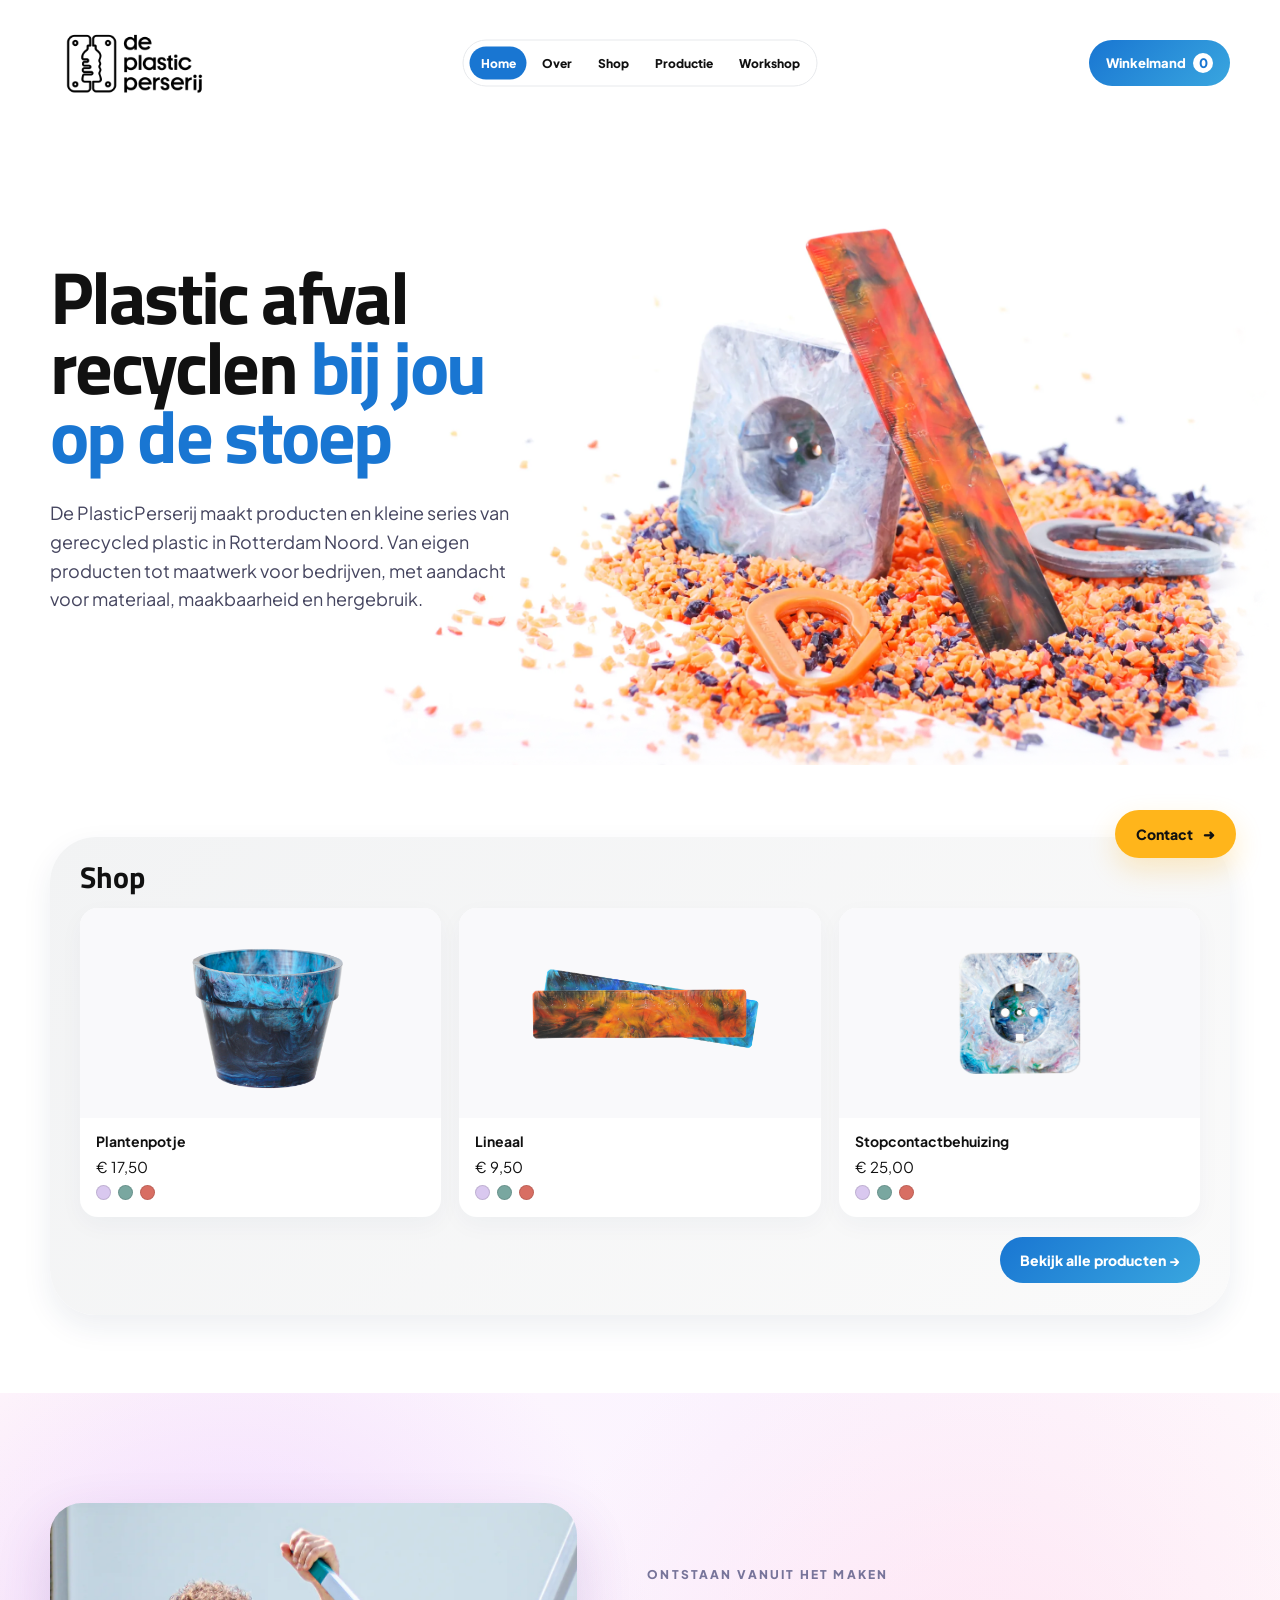
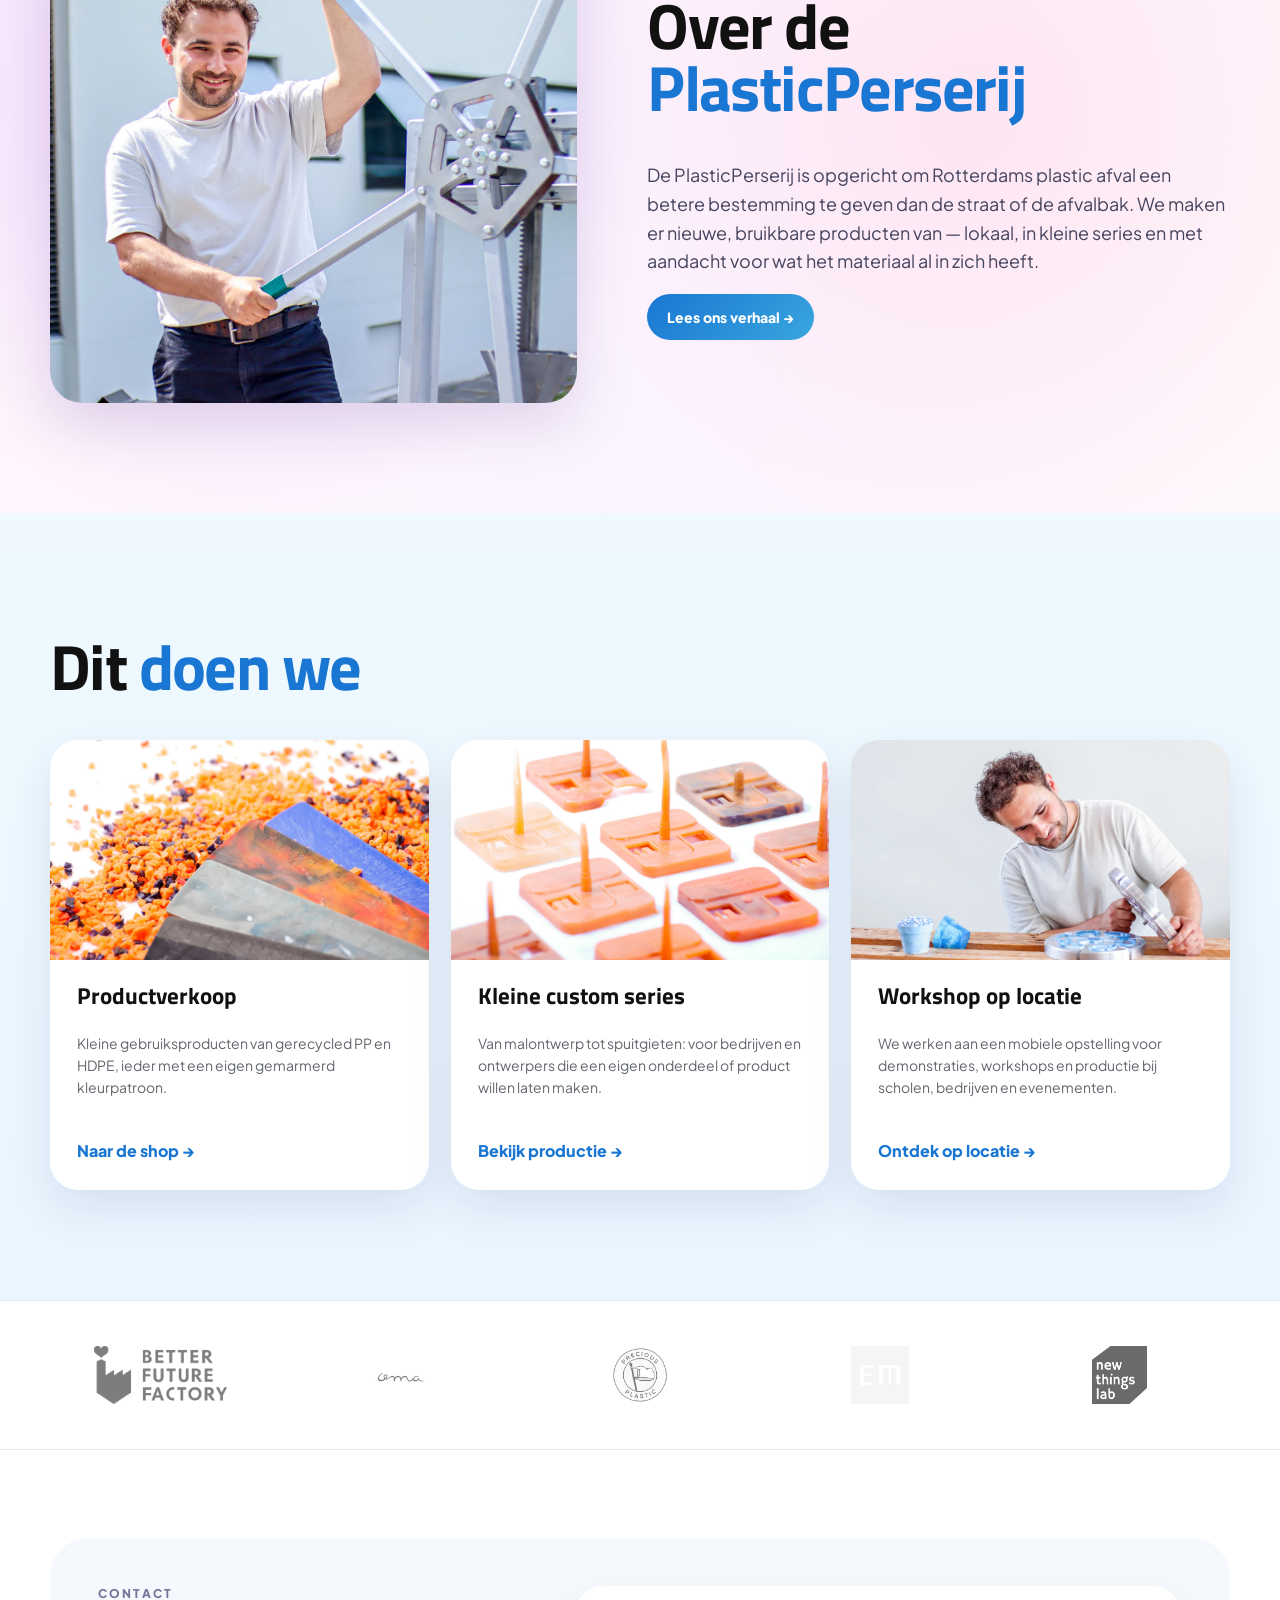
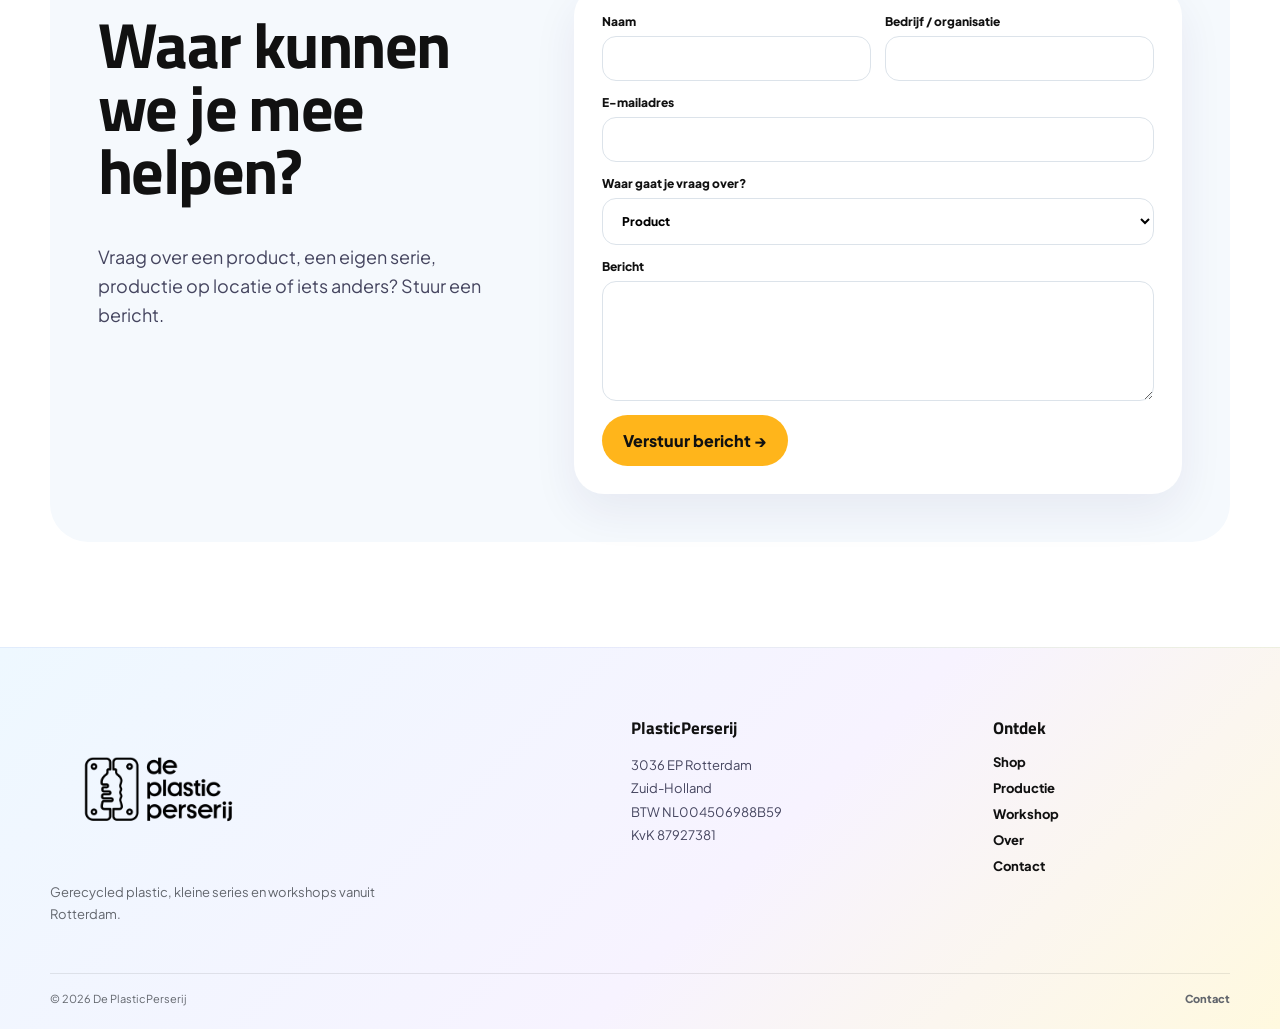
<file: index.html>
<!DOCTYPE html>
<html lang="nl"><head><meta charset="utf-8"/><meta content="width=device-width,initial-scale=1" name="viewport"/><title>Gerecycled plastic & kleine series | De PlasticPerserij</title><meta content="De PlasticPerserij maakt producten en kleine series van gerecycled plastic in Rotterdam. Shop eigen producten of bespreek productie op maat." name="description"/><link href="https://plasticperserij.com/" rel="canonical"/><link href="favicon.ico" rel="icon" type="image/x-icon"/><link href="favicon-48x48.png" rel="icon" sizes="48x48" type="image/png"/><link href="favicon-96x96.png" rel="icon" sizes="96x96" type="image/png"/><link href="favicon-32x32.png" rel="icon" sizes="32x32" type="image/png"/><link href="favicon-16x16.png" rel="icon" sizes="16x16" type="image/png"/><link href="apple-touch-icon.png" rel="apple-touch-icon"/><link href="site.webmanifest" rel="manifest"/><link href="site.css" rel="stylesheet"/><script type="application/ld+json">{"@context": "https://schema.org", "@type": "Organization", "name": "De PlasticPerserij", "url": "https://plasticperserij.com/", "logo": "https://plasticperserij.com/images/logo.png", "address": {"@type": "PostalAddress", "postalCode": "3036 EP", "addressLocality": "Rotterdam", "addressRegion": "Zuid-Holland", "addressCountry": "NL"}, "vatID": "NL004506988B59", "taxID": "87927381"}</script><script type="application/ld+json">{"@context": "https://schema.org", "@type": "ItemList", "name": "Belangrijkste pagina's", "itemListElement": [{"@type": "ListItem", "position": 1, "name": "Shop", "url": "https://plasticperserij.com/producten.html"}, {"@type": "ListItem", "position": 2, "name": "Productie", "url": "https://plasticperserij.com/productie.html"}, {"@type": "ListItem", "position": 3, "name": "Workshop", "url": "https://plasticperserij.com/op-locatie.html"}, {"@type": "ListItem", "position": 4, "name": "Over", "url": "https://plasticperserij.com/over.html"}, {"@type": "ListItem", "position": 5, "name": "Contact", "url": "https://plasticperserij.com/contact.html"}]}</script></head><body>
<header><div class="wrap header-inner"><a class="logo" href="index.html"><img alt="De PlasticPerserij" src="images/logo.png"/></a><nav class="nav"><a class="active" href="index.html">Home</a><a href="over.html">Over</a><a href="producten.html">Shop</a><a href="productie.html">Productie</a><a href="op-locatie.html">Workshop</a></nav><button class="menu-toggle" type="button" aria-label="Menu openen" aria-expanded="false"><span></span><span></span><span></span></button><a class="cartlink" href="winkelmand.html">Winkelmand <span class="cart-count">0</span></a></div></header><main>
<section class="hero home-hero"><div class="wrap hero-grid"><div><h1>Plastic afval recyclen <span class="accent">bij jou op de stoep</span></h1><p>De PlasticPerserij maakt producten en kleine series van gerecycled plastic in Rotterdam Noord. Van eigen producten tot maatwerk voor bedrijven, met aandacht voor materiaal, maakbaarheid en hergebruik.</p></div><div class="visual"><img alt="De PlasticPerserij" src="images/producten-flakes-soft.webp"/></div></div></section>
<section class="home-products"><div class="wrap"><div class="shop-callout"><div class="shop-callout-head"><h2>Shop</h2></div><div class="mini-products">
<a class="mini-product" href="producten.html"><div class="mini-product-image"><img alt="Plantenpotje" src="images/plantpot-transparent.webp"/></div><div class="mini-product-info"><b>Plantenpotje</b><div class="mini-price">€ 17,50</div><div aria-label="Beschikbare kleuren" class="mini-swatches"><span class="mini-dot"></span><span class="mini-dot"></span><span class="mini-dot"></span></div></div></a>
<a class="mini-product" href="producten.html"><div class="mini-product-image"><img alt="Lineaal" src="images/lineaal-transparent.webp"/></div><div class="mini-product-info"><b>Lineaal</b><div class="mini-price">€ 9,50</div><div aria-label="Beschikbare kleuren" class="mini-swatches"><span class="mini-dot"></span><span class="mini-dot"></span><span class="mini-dot"></span></div></div></a>
<a class="mini-product" href="producten.html"><div class="mini-product-image"><img alt="Stopcontactbehuizing" src="images/socket-transparent.webp"/></div><div class="mini-product-info"><b>Stopcontactbehuizing</b><div class="mini-price">€ 25,00</div><div aria-label="Beschikbare kleuren" class="mini-swatches"><span class="mini-dot"></span><span class="mini-dot"></span><span class="mini-dot"></span></div></div></a>
</div><div class="shop-callout-footer"><a class="button shop-callout-button" href="producten.html">Bekijk alle producten →</a></div></div></div></section>
<section class="pad home-about"><div class="wrap split"><div class="photo tall"><img alt="Joost bij de workshopmachine" src="images/workshop-machine.webp"/></div><div><div class="eyebrow">Ontstaan vanuit het maken</div><h2 class="section-title">Over de <span class="accent">PlasticPerserij</span></h2><p class="lead">De PlasticPerserij is opgericht om Rotterdams plastic afval een betere bestemming te geven dan de straat of de afvalbak. We maken er nieuwe, bruikbare producten van — lokaal, in kleine series en met aandacht voor wat het materiaal al in zich heeft.</p><a class="button" href="over.html">Lees ons verhaal →</a></div></div></section>
<section class="pad soft"><div class="wrap"><h2 class="section-title">Dit <span class="accent">doen we</span></h2><div class="service-cards"><article class="service-card"><div class="service-image"><img alt="Producten van gerecycled plastic" src="images/lineaal-flakes-final.webp"/></div><div class="service-copy"><h3>Productverkoop</h3><p>Kleine gebruiksproducten van gerecycled PP en HDPE, ieder met een eigen gemarmerd kleurpatroon.</p><a class="link" href="producten.html">Naar de shop →</a></div></article><article class="service-card"><div class="service-image"><img alt="Kleine serie materiaaltesters" src="images/tester-serie-color-fix.webp"/></div><div class="service-copy"><h3>Kleine custom series</h3><p>Van malontwerp tot spuitgieten: voor bedrijven en ontwerpers die een eigen onderdeel of product willen laten maken.</p><a class="link" href="productie.html">Bekijk productie →</a></div></article><article class="service-card"><div class="service-image"><img alt="Joost opent een spuitgietmal" src="images/joost-mold-opening.webp"/></div><div class="service-copy"><h3>Workshop op locatie</h3><p>We werken aan een mobiele opstelling voor demonstraties, workshops en productie bij scholen, bedrijven en evenementen.</p><a class="link" href="op-locatie.html">Ontdek op locatie →</a></div></article></div></div></section>
<section class="logo-band"><div class="wrap"><div class="logos"><div class="logo-slot"><img alt="Better Future Factory" src="images/logo-bff.webp"/></div><div class="logo-slot logo-coma"><img alt="Coma" src="images/logo-coma.png"/></div><div class="logo-slot"><img alt="Precious Plastic" src="images/logo-precious.png"/></div><div class="logo-slot"><img alt="EM" src="images/logo-em.png"/></div><div class="logo-slot"><img alt="New Things Lab" src="images/logo-new-things-lab.webp"/></div></div></div></section>
<section class="home-contact"><div class="wrap"><div class="contact-inner-v3"><div><div class="eyebrow">Contact</div><h2 class="section-title">Waar kunnen we je mee helpen?</h2><p class="lead">Vraag over een product, een eigen serie, productie op locatie of iets anders? Stuur een bericht.</p></div><form action="https://formspree.io/f/maeqazad" class="contact-form" method="POST"><div class="field-row"><label>Naam<input name="naam" required=""/></label><label>Bedrijf / organisatie<input name="organisatie"/></label></div><label>E-mailadres<input name="email" required="" type="email"/></label><label>Waar gaat je vraag over?<select name="onderwerp"><option>Product</option><option>Productie</option><option>Op locatie</option><option>Anders</option></select></label><label>Bericht<textarea name="bericht" required="" rows="6"></textarea></label><button class="contact-submit" type="submit">Verstuur bericht →</button></form></div></div></section>
</main><footer class="site-footer"><div class="wrap footer-grid"><div class="footer-brand"><img alt="De PlasticPerserij" src="images/logo.png"/><p>Gerecycled plastic, kleine series en workshops vanuit Rotterdam.</p></div><div class="footer-column"><h3>PlasticPerserij</h3><p>3036 EP Rotterdam<br/>Zuid-Holland<br/>BTW NL004506988B59<br/>KvK 87927381</p></div><div class="footer-column"><h3>Ontdek</h3><div class="footer-links"><a href="producten.html">Shop</a><a href="productie.html">Productie</a><a href="op-locatie.html">Workshop</a><a href="over.html">Over</a><a href="contact.html">Contact</a></div></div></div><div class="wrap footer-bottom"><span>© 2026 De PlasticPerserij</span><a href="contact.html">Contact</a></div></footer><script src="site.js"></script><a class="floating-contact" href="contact.html">Contact <span>➜</span></a></body></html>
</file>
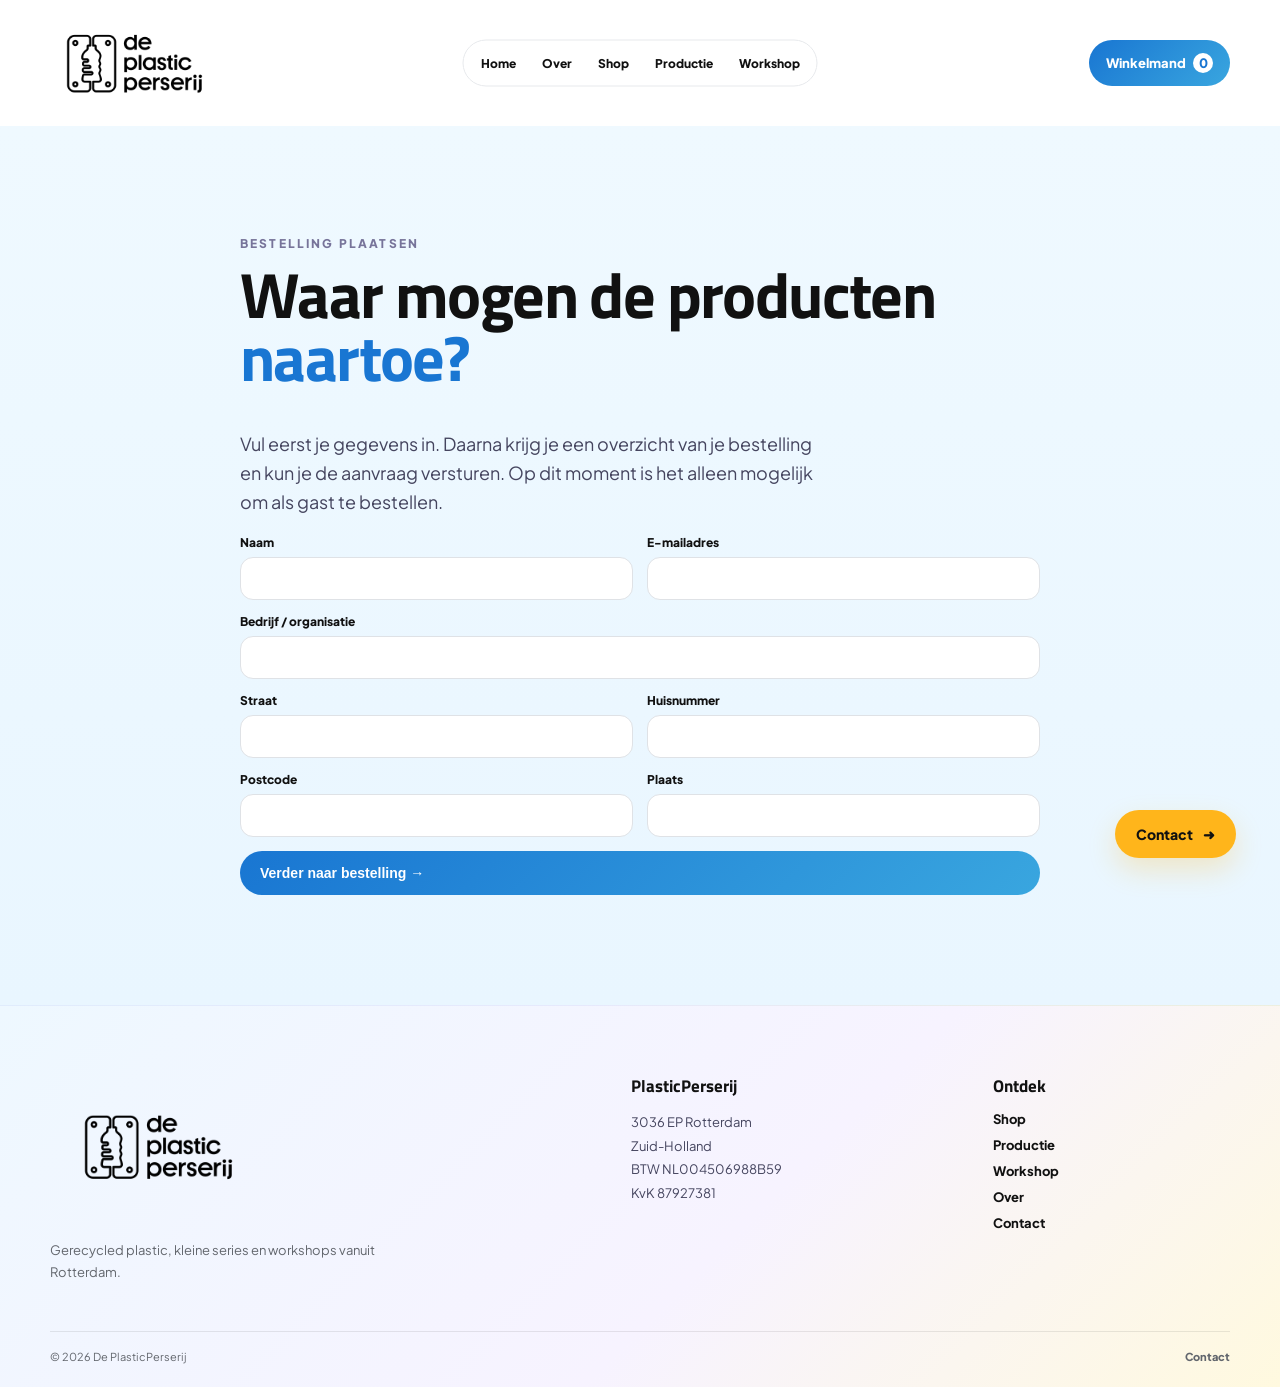
<file: bestellen.html>
<!DOCTYPE html>
<html lang="nl"><head><meta charset="utf-8"/><meta content="width=device-width,initial-scale=1" name="viewport"/><title>Bestelling plaatsen | De PlasticPerserij</title><meta content="Vul je gegevens in om je bestelling bij De PlasticPerserij aan te vragen." name="description"/><link href="https://plasticperserij.com/bestellen.html" rel="canonical"/><link href="favicon.ico" rel="icon" type="image/x-icon"/><link href="favicon-48x48.png" rel="icon" sizes="48x48" type="image/png"/><link href="favicon-96x96.png" rel="icon" sizes="96x96" type="image/png"/><link href="favicon-32x32.png" rel="icon" sizes="32x32" type="image/png"/><link href="favicon-16x16.png" rel="icon" sizes="16x16" type="image/png"/><link href="apple-touch-icon.png" rel="apple-touch-icon"/><link href="site.webmanifest" rel="manifest"/><link href="site.css" rel="stylesheet"/></head><body><header><div class="wrap header-inner"><a class="logo" href="index.html"><img alt="De PlasticPerserij" src="images/logo.png"/></a><nav class="nav"><a class="" href="index.html">Home</a><a class="" href="over.html">Over</a><a class="" href="producten.html">Shop</a><a class="" href="productie.html">Productie</a><a class="" href="op-locatie.html">Workshop</a></nav><button class="menu-toggle" type="button" aria-label="Menu openen" aria-expanded="false"><span></span><span></span><span></span></button><a class="cartlink" href="winkelmand.html">Winkelmand <span class="cart-count">0</span></a></div></header><main><section class="pad soft"><div class="wrap checkout"><div class="eyebrow">Bestelling plaatsen</div><h1 class="section-title">Waar mogen de producten <span class="accent">naartoe?</span></h1><p class="lead">Vul eerst je gegevens in. Daarna krijg je een overzicht van je bestelling en kun je de aanvraag versturen. Op dit moment is het alleen mogelijk om als gast te bestellen.</p><form id="addressForm"><div class="row"><label>Naam<input name="name" required=""/></label><label>E-mailadres<input name="email" required="" type="email"/></label></div><label>Bedrijf / organisatie<input name="organization"/></label><div class="row"><label>Straat<input name="street" required=""/></label><label>Huisnummer<input name="number" required=""/></label></div><div class="row"><label>Postcode<input name="postcode" required=""/></label><label>Plaats<input name="city" required=""/></label></div><button class="button" type="submit">Verder naar bestelling →</button></form></div></section></main><footer class="site-footer"><div class="wrap footer-grid"><div class="footer-brand"><img alt="De PlasticPerserij" src="images/logo.png"/><p>Gerecycled plastic, kleine series en workshops vanuit Rotterdam.</p></div><div class="footer-column"><h3>PlasticPerserij</h3><p>3036 EP Rotterdam<br/>Zuid-Holland<br/>BTW NL004506988B59<br/>KvK 87927381</p></div><div class="footer-column"><h3>Ontdek</h3><div class="footer-links"><a href="producten.html">Shop</a><a href="productie.html">Productie</a><a href="op-locatie.html">Workshop</a><a href="over.html">Over</a><a href="contact.html">Contact</a></div></div></div><div class="wrap footer-bottom"><span>© 2026 De PlasticPerserij</span><a href="contact.html">Contact</a></div></footer><script src="site.js"></script><a class="floating-contact" href="contact.html">Contact <span>➜</span></a></body></html>
</file>
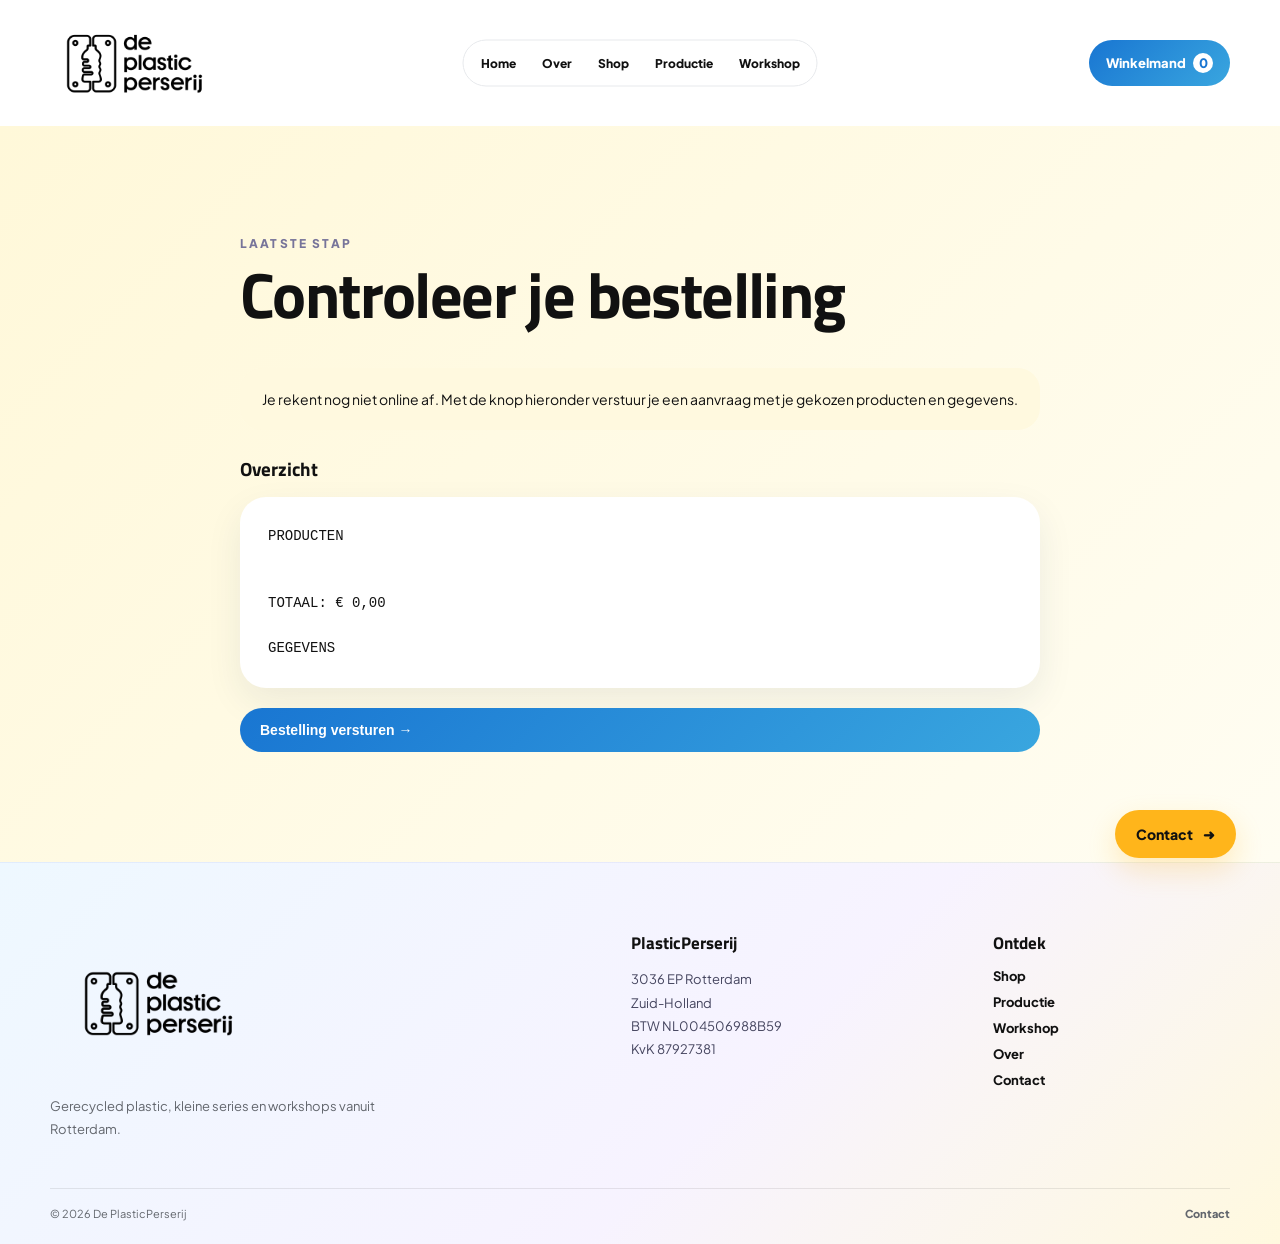
<file: bestelling-controleren.html>
<!DOCTYPE html>
<html lang="nl"><head><meta charset="utf-8"/><meta content="width=device-width,initial-scale=1" name="viewport"/><title>Bestelling controleren | De PlasticPerserij</title><meta content="Controleer je bestelling voordat je de aanvraag verstuurt." name="description"/><link href="https://plasticperserij.com/bestelling-controleren.html" rel="canonical"/><link href="favicon.ico" rel="icon" type="image/x-icon"/><link href="favicon-48x48.png" rel="icon" sizes="48x48" type="image/png"/><link href="favicon-96x96.png" rel="icon" sizes="96x96" type="image/png"/><link href="favicon-32x32.png" rel="icon" sizes="32x32" type="image/png"/><link href="favicon-16x16.png" rel="icon" sizes="16x16" type="image/png"/><link href="apple-touch-icon.png" rel="apple-touch-icon"/><link href="site.webmanifest" rel="manifest"/><link href="site.css" rel="stylesheet"/></head><body><header><div class="wrap header-inner"><a class="logo" href="index.html"><img alt="De PlasticPerserij" src="images/logo.png"/></a><nav class="nav"><a class="" href="index.html">Home</a><a class="" href="over.html">Over</a><a class="" href="producten.html">Shop</a><a class="" href="productie.html">Productie</a><a class="" href="op-locatie.html">Workshop</a></nav><button class="menu-toggle" type="button" aria-label="Menu openen" aria-expanded="false"><span></span><span></span><span></span></button><a class="cartlink" href="winkelmand.html">Winkelmand <span class="cart-count">0</span></a></div></header><main><section class="pad cream"><div class="wrap checkout"><div class="eyebrow">Laatste stap</div><h1 class="section-title">Controleer je bestelling</h1><div class="notice">Je rekent nog niet online af. Met de knop hieronder verstuur je een aanvraag met je gekozen producten en gegevens.</div><h3 style="margin-top:30px">Overzicht</h3><div class="summary" id="orderSummary"></div><form action="https://formspree.io/f/maeqazad" method="POST" style="margin-top:20px"><input id="orderMessage" name="message" type="hidden"/><input name="subject" type="hidden" value="Bestelling via website"/><button class="button" type="submit">Bestelling versturen →</button></form></div></section></main><footer class="site-footer"><div class="wrap footer-grid"><div class="footer-brand"><img alt="De PlasticPerserij" src="images/logo.png"/><p>Gerecycled plastic, kleine series en workshops vanuit Rotterdam.</p></div><div class="footer-column"><h3>PlasticPerserij</h3><p>3036 EP Rotterdam<br/>Zuid-Holland<br/>BTW NL004506988B59<br/>KvK 87927381</p></div><div class="footer-column"><h3>Ontdek</h3><div class="footer-links"><a href="producten.html">Shop</a><a href="productie.html">Productie</a><a href="op-locatie.html">Workshop</a><a href="over.html">Over</a><a href="contact.html">Contact</a></div></div></div><div class="wrap footer-bottom"><span>© 2026 De PlasticPerserij</span><a href="contact.html">Contact</a></div></footer><script src="site.js"></script><a class="floating-contact" href="contact.html">Contact <span>➜</span></a></body></html>
</file>
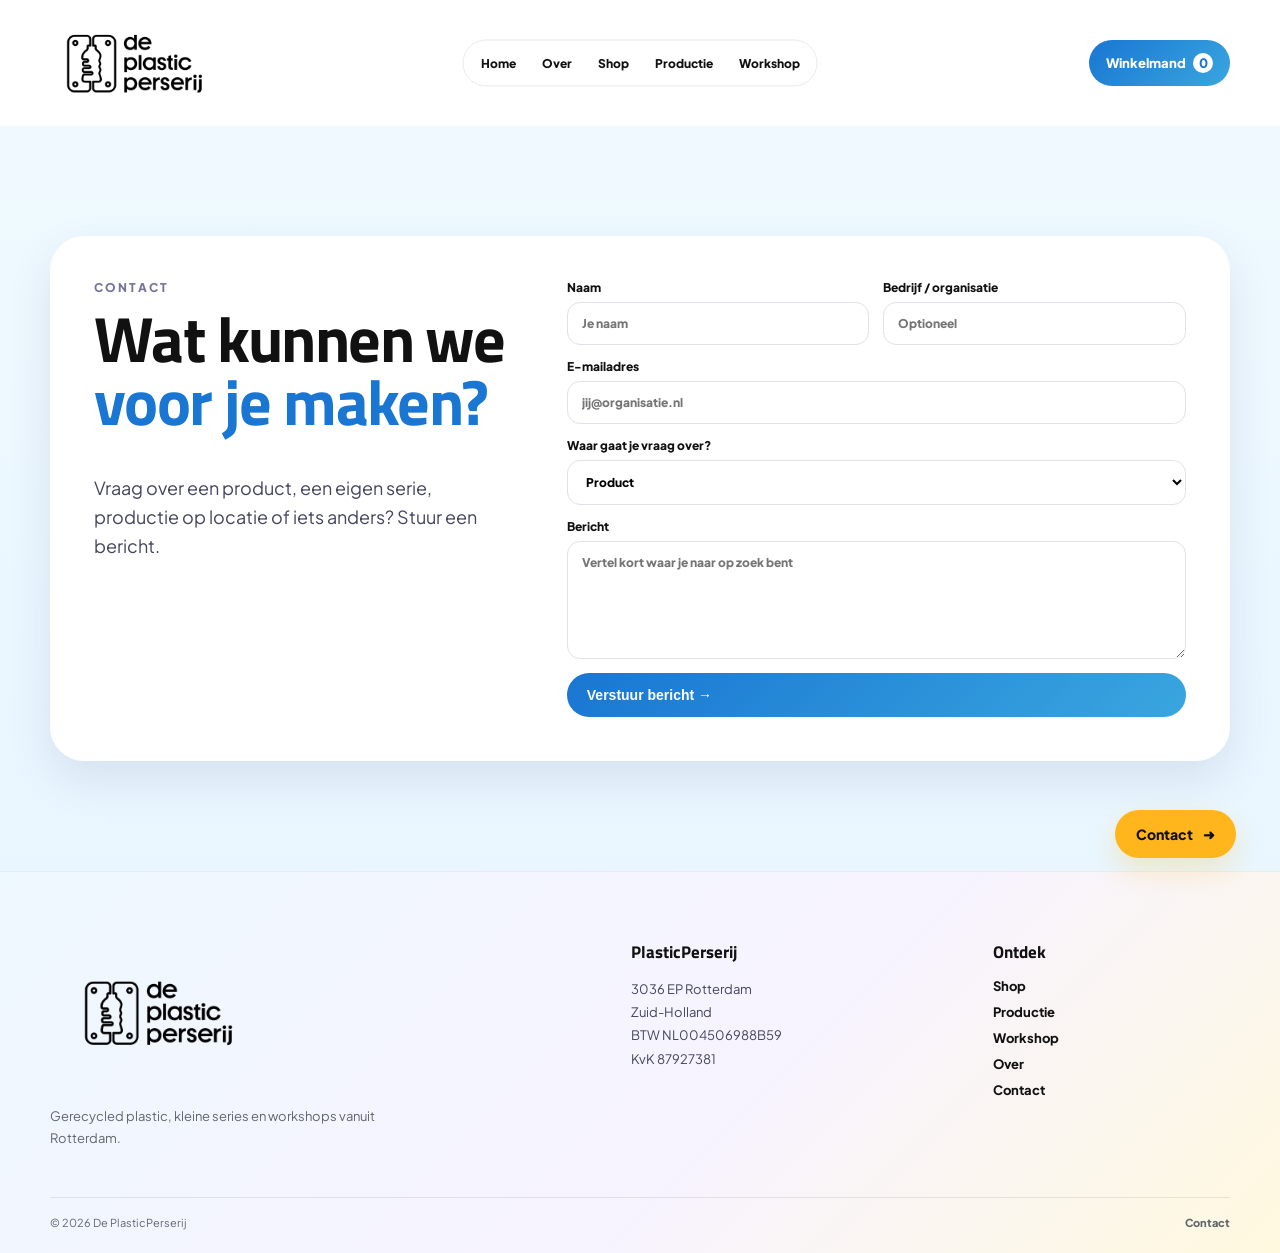
<file: contact.html>
<!DOCTYPE html>
<html lang="nl"><head><meta charset="utf-8"/><meta content="width=device-width,initial-scale=1" name="viewport"/><title>Contact | De PlasticPerserij</title><meta content="Neem contact op met De PlasticPerserij in Rotterdam." name="description"/><link href="https://plasticperserij.com/contact.html" rel="canonical"/><link href="favicon.ico" rel="icon" type="image/x-icon"/><link href="favicon-48x48.png" rel="icon" sizes="48x48" type="image/png"/><link href="favicon-96x96.png" rel="icon" sizes="96x96" type="image/png"/><link href="favicon-32x32.png" rel="icon" sizes="32x32" type="image/png"/><link href="favicon-16x16.png" rel="icon" sizes="16x16" type="image/png"/><link href="apple-touch-icon.png" rel="apple-touch-icon"/><link href="site.webmanifest" rel="manifest"/><link href="site.css" rel="stylesheet"/></head><body><header><div class="wrap header-inner"><a class="logo" href="index.html"><img alt="De PlasticPerserij" src="images/logo.png"/></a><nav class="nav"><a class="" href="index.html">Home</a><a class="" href="over.html">Over</a><a class="" href="producten.html">Shop</a><a class="" href="productie.html">Productie</a><a class="" href="op-locatie.html">Workshop</a></nav><button class="menu-toggle" type="button" aria-label="Menu openen" aria-expanded="false"><span></span><span></span><span></span></button><a class="cartlink" href="winkelmand.html">Winkelmand <span class="cart-count">0</span></a></div></header><main><section class="pad soft"><div class="wrap contact"><div><div class="eyebrow">Contact</div><h1 class="section-title">Wat kunnen we <span class="accent">voor je maken?</span></h1><p class="lead">Vraag over een product, een eigen serie, productie op locatie of iets anders? Stuur een bericht.</p></div><form action="https://formspree.io/f/maeqazad" method="POST"><div class="row"><label>Naam<input name="name" placeholder="Je naam" required=""/></label><label>Bedrijf / organisatie<input name="organization" placeholder="Optioneel"/></label></div><label>E-mailadres<input name="email" placeholder="jij@organisatie.nl" required="" type="email"/></label><label>Waar gaat je vraag over?<select id="subject" name="subject"><option>Product</option><option>Productie</option><option>Op locatie</option><option>Anders</option></select></label><label>Bericht<textarea name="message" placeholder="Vertel kort waar je naar op zoek bent" required="" rows="6"></textarea></label><button class="button" type="submit">Verstuur bericht →</button></form></div></section></main><footer class="site-footer"><div class="wrap footer-grid"><div class="footer-brand"><img alt="De PlasticPerserij" src="images/logo.png"/><p>Gerecycled plastic, kleine series en workshops vanuit Rotterdam.</p></div><div class="footer-column"><h3>PlasticPerserij</h3><p>3036 EP Rotterdam<br/>Zuid-Holland<br/>BTW NL004506988B59<br/>KvK 87927381</p></div><div class="footer-column"><h3>Ontdek</h3><div class="footer-links"><a href="producten.html">Shop</a><a href="productie.html">Productie</a><a href="op-locatie.html">Workshop</a><a href="over.html">Over</a><a href="contact.html">Contact</a></div></div></div><div class="wrap footer-bottom"><span>© 2026 De PlasticPerserij</span><a href="contact.html">Contact</a></div></footer><script src="site.js"></script><a class="floating-contact" href="contact.html">Contact <span>➜</span></a></body></html>
</file>
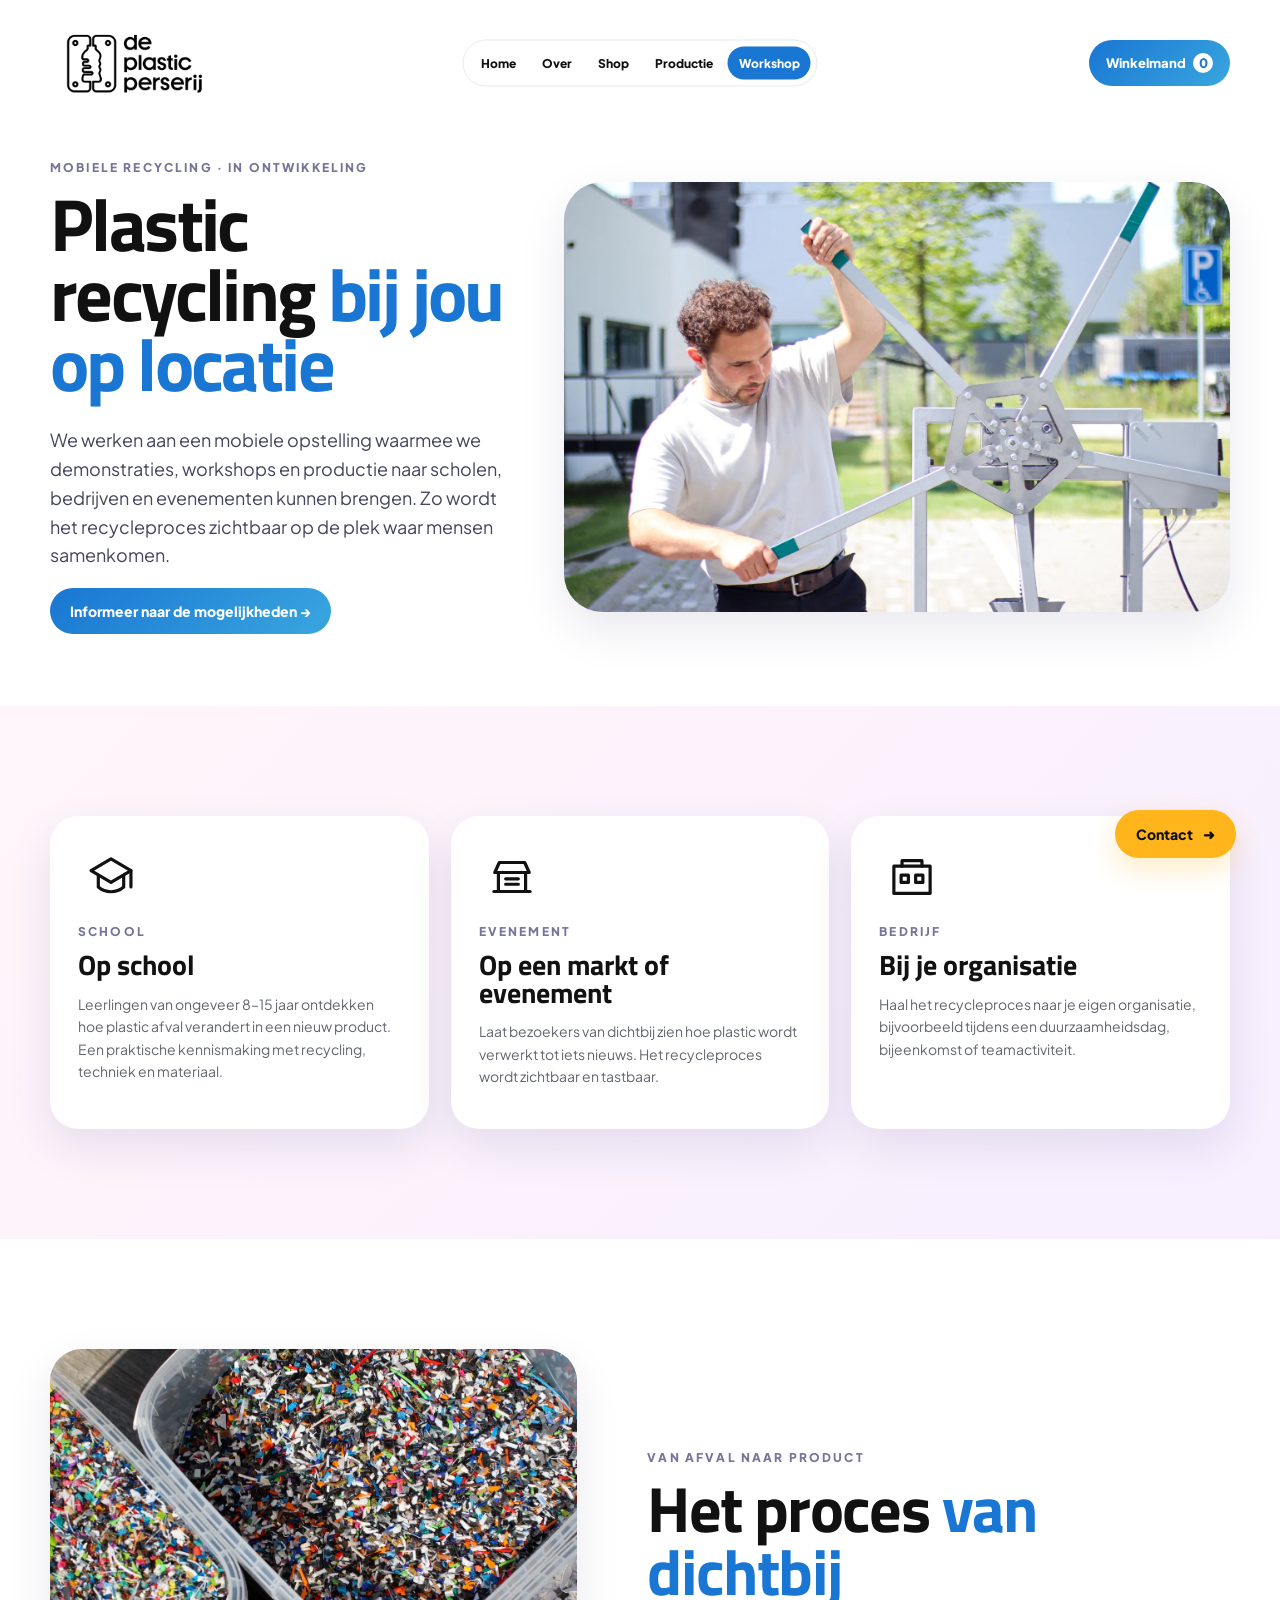
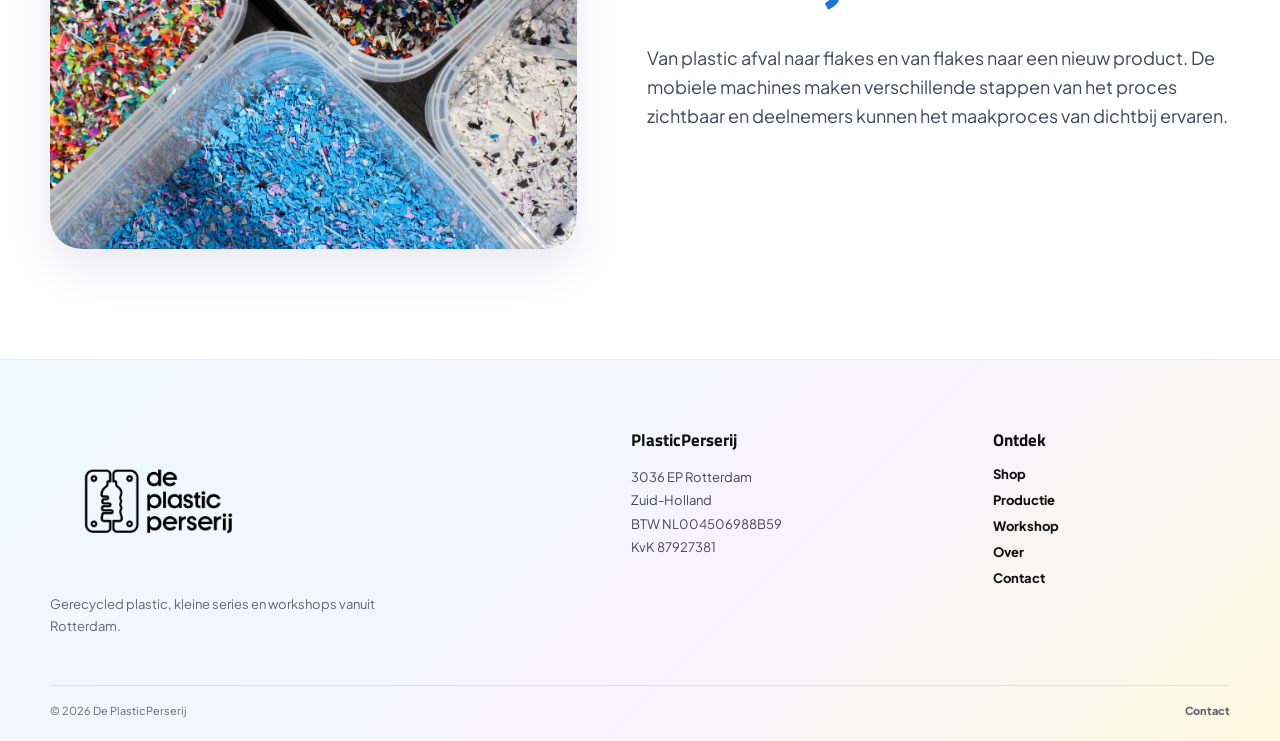
<file: op-locatie.html>
<!DOCTYPE html>
<html lang="nl"><head><meta charset="utf-8"/><meta content="width=device-width,initial-scale=1" name="viewport"/><title>Workshop | De PlasticPerserij</title><meta content="Workshops en demonstraties rond plastic recycling op locatie." name="description"/><link href="https://plasticperserij.com/op-locatie.html" rel="canonical"/><link href="favicon.ico" rel="icon" type="image/x-icon"/><link href="favicon-48x48.png" rel="icon" sizes="48x48" type="image/png"/><link href="favicon-96x96.png" rel="icon" sizes="96x96" type="image/png"/><link href="favicon-32x32.png" rel="icon" sizes="32x32" type="image/png"/><link href="favicon-16x16.png" rel="icon" sizes="16x16" type="image/png"/><link href="apple-touch-icon.png" rel="apple-touch-icon"/><link href="site.webmanifest" rel="manifest"/><link href="site.css" rel="stylesheet"/></head><body><header><div class="wrap header-inner"><a class="logo" href="index.html"><img alt="De PlasticPerserij" src="images/logo.png"/></a><nav class="nav"><a class="" href="index.html">Home</a><a class="" href="over.html">Over</a><a class="" href="producten.html">Shop</a><a class="" href="productie.html">Productie</a><a class="active" href="op-locatie.html">Workshop</a></nav><button class="menu-toggle" type="button" aria-label="Menu openen" aria-expanded="false"><span></span><span></span><span></span></button><a class="cartlink" href="winkelmand.html">Winkelmand <span class="cart-count">0</span></a></div></header><main><section class="hero workshop-hero"><div class="wrap hero-grid"><div><div class="eyebrow">Mobiele recycling · in ontwikkeling</div><h1>Plastic recycling <span class="accent">bij jou op locatie</span></h1><p>We werken aan een mobiele opstelling waarmee we demonstraties, workshops en productie naar scholen, bedrijven en evenementen kunnen brengen. Zo wordt het recycleproces zichtbaar op de plek waar mensen samenkomen.</p><a class="button" href="contact.html?onderwerp=Op%20locatie">Informeer naar de mogelijkheden →</a></div><div class="technical-placeholder workshop-hero-photo"><img alt="Mobiele spuitgietmachine" src="images/joost-manual-machine.webp"/></div></div></section><section class="pad pink"><div class="wrap"><div class="cards"><article class="card"><div class="location-icon"><svg aria-hidden="true" viewbox="0 0 64 64"><path d="M10 25 32 12l22 13-22 13L10 25Z"></path><path d="M18 31v12c8 7 20 7 28 0V31"></path><path d="M54 25v18"></path></svg></div><div class="eyebrow">School</div><h3>Op school</h3><p>Leerlingen van ongeveer 8–15 jaar ontdekken hoe plastic afval verandert in een nieuw product. Een praktische kennismaking met recycling, techniek en materiaal.</p></article><article class="card"><div class="location-icon"><svg aria-hidden="true" viewbox="0 0 64 64"><path d="M12 48h40M17 48V27h30v21M13 27h38l-5-11H18l-5 11Z"></path><path d="M25 34h14M25 40h14"></path></svg></div><div class="eyebrow">Evenement</div><h3>Op een markt of evenement</h3><p>Laat bezoekers van dichtbij zien hoe plastic wordt verwerkt tot iets nieuws. Het recycleproces wordt zichtbaar en tastbaar.</p></article><article class="card"><div class="location-icon"><svg aria-hidden="true" viewbox="0 0 64 64"><path d="M12 50h40V20H12v30Z"></path><path d="M21 20v-6h22v6M20 30h8v8h-8zM36 30h8v8h-8z"></path></svg></div><div class="eyebrow">Bedrijf</div><h3>Bij je organisatie</h3><p>Haal het recycleproces naar je eigen organisatie, bijvoorbeeld tijdens een duurzaamheidsdag, bijeenkomst of teamactiviteit.</p></article></div></div></section><section class="pad"><div class="wrap split"><div class="photo tall"><img alt="Gesorteerde kunststof flakes" src="images/flakes-tubs.webp"/></div><div><div class="eyebrow">Van afval naar product</div><h2 class="section-title">Het proces <span class="accent">van dichtbij</span></h2><p class="lead">Van plastic afval naar flakes en van flakes naar een nieuw product. De mobiele machines maken verschillende stappen van het proces zichtbaar en deelnemers kunnen het maakproces van dichtbij ervaren.</p></div></div></section></main><footer class="site-footer"><div class="wrap footer-grid"><div class="footer-brand"><img alt="De PlasticPerserij" src="images/logo.png"/><p>Gerecycled plastic, kleine series en workshops vanuit Rotterdam.</p></div><div class="footer-column"><h3>PlasticPerserij</h3><p>3036 EP Rotterdam<br/>Zuid-Holland<br/>BTW NL004506988B59<br/>KvK 87927381</p></div><div class="footer-column"><h3>Ontdek</h3><div class="footer-links"><a href="producten.html">Shop</a><a href="productie.html">Productie</a><a href="op-locatie.html">Workshop</a><a href="over.html">Over</a><a href="contact.html">Contact</a></div></div></div><div class="wrap footer-bottom"><span>© 2026 De PlasticPerserij</span><a href="contact.html">Contact</a></div></footer><script src="site.js"></script><a class="floating-contact" href="contact.html">Contact <span>➜</span></a></body></html>
</file>
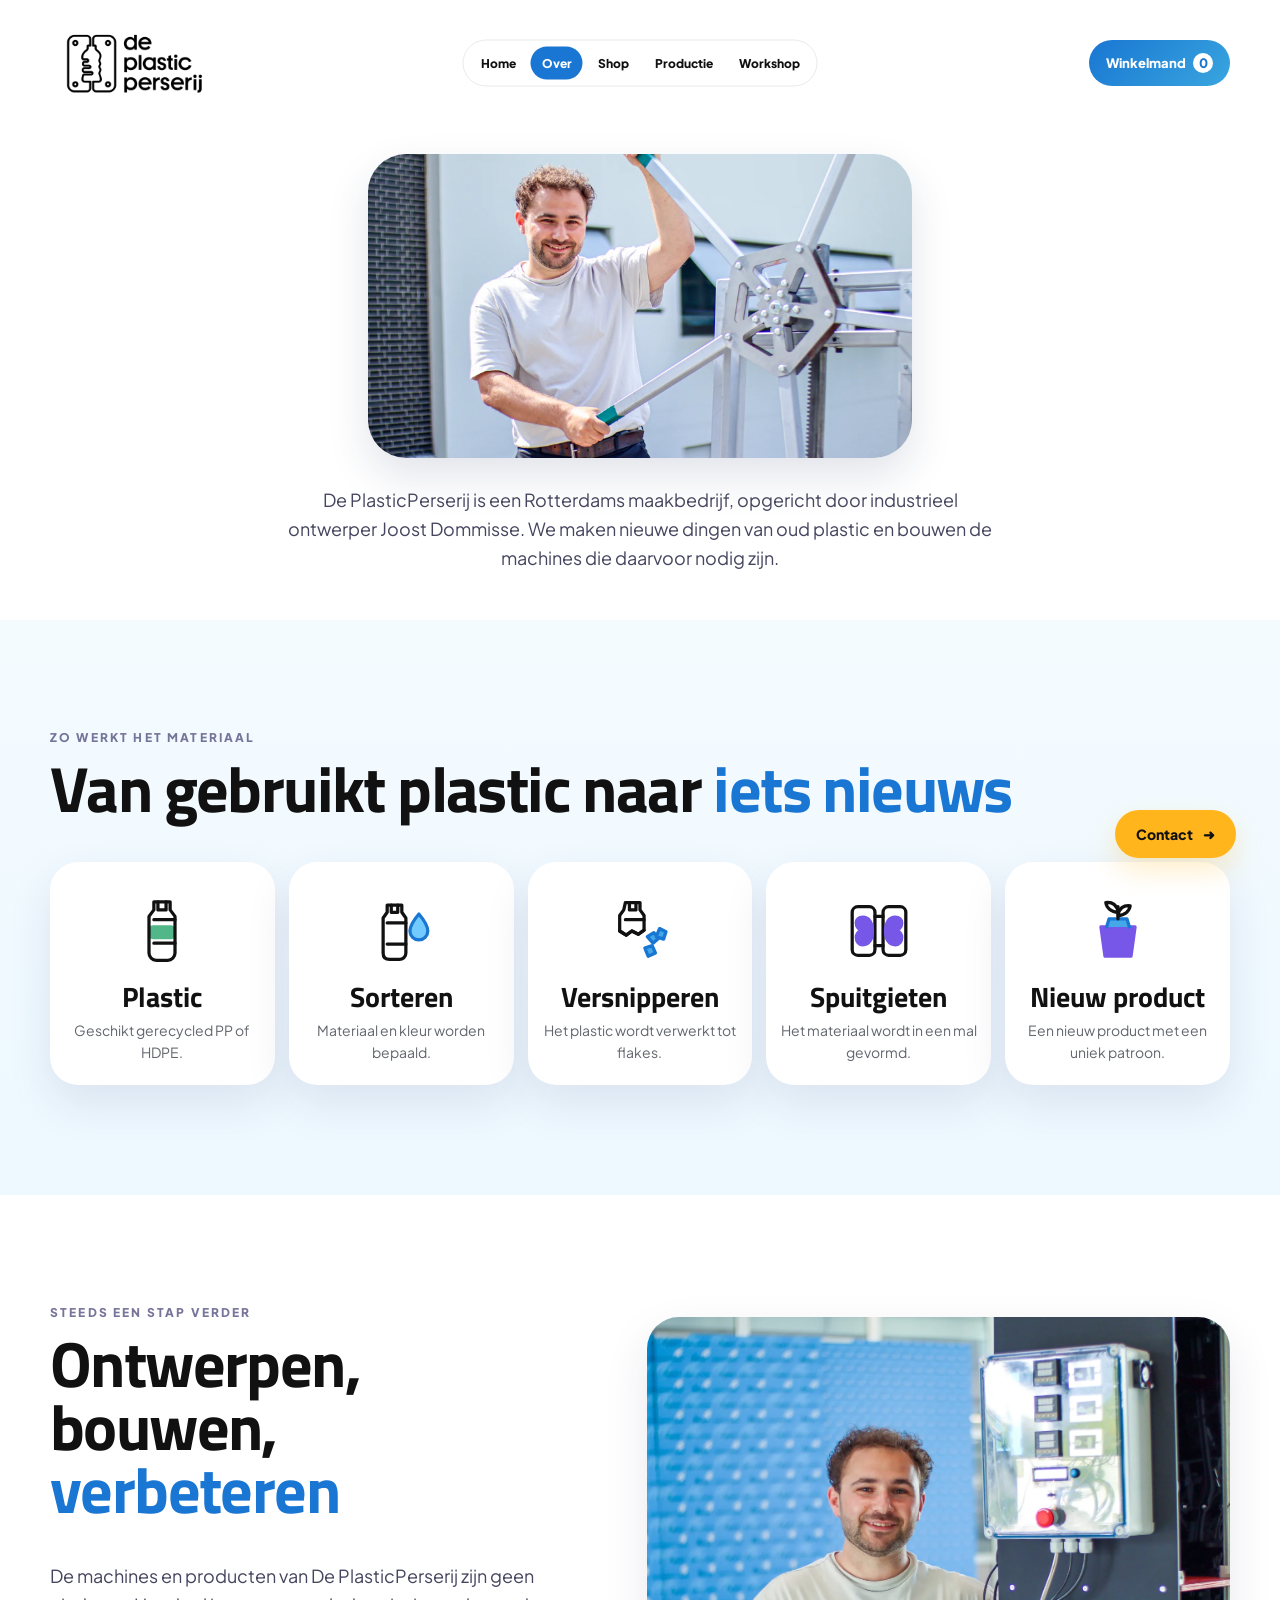
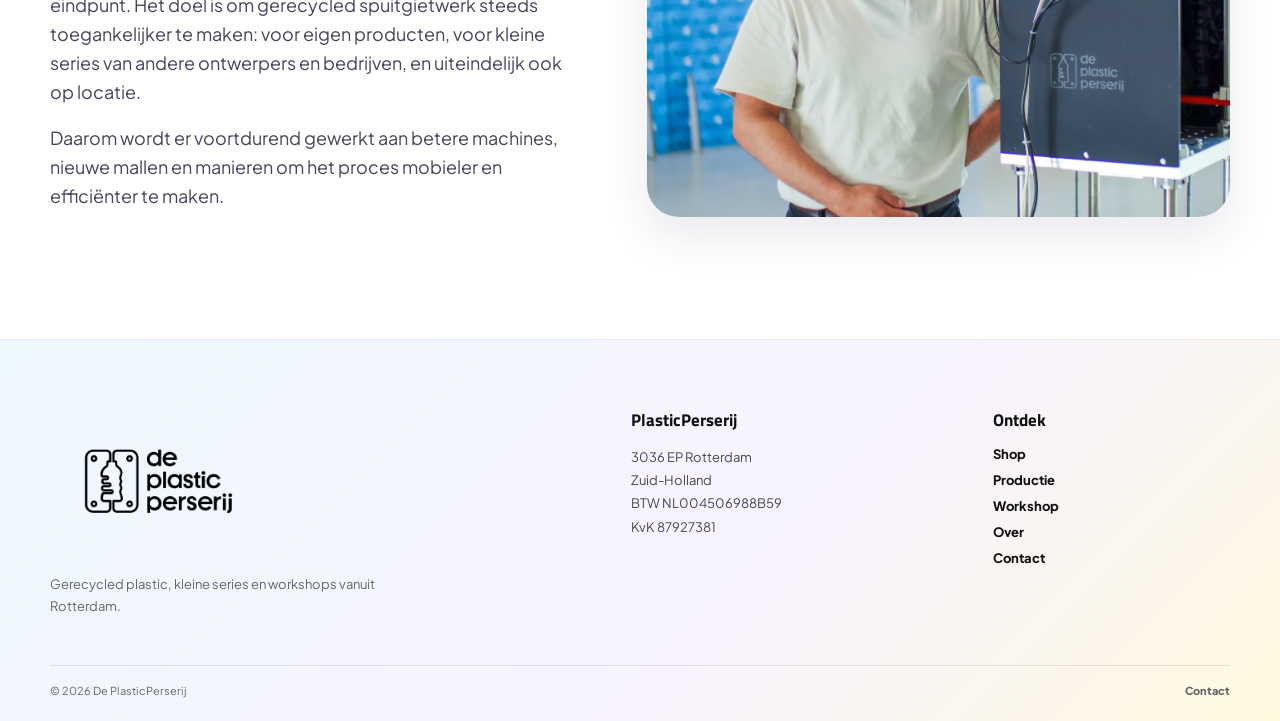
<file: over.html>
<!DOCTYPE html>
<html lang="nl"><head><meta charset="utf-8"/><meta content="width=device-width,initial-scale=1" name="viewport"/><title>Over | De PlasticPerserij</title><meta content="Het verhaal en recycleproces achter De PlasticPerserij in Rotterdam." name="description"/><link href="https://plasticperserij.com/over.html" rel="canonical"/><link href="favicon.ico" rel="icon" type="image/x-icon"/><link href="favicon-48x48.png" rel="icon" sizes="48x48" type="image/png"/><link href="favicon-96x96.png" rel="icon" sizes="96x96" type="image/png"/><link href="favicon-32x32.png" rel="icon" sizes="32x32" type="image/png"/><link href="favicon-16x16.png" rel="icon" sizes="16x16" type="image/png"/><link href="apple-touch-icon.png" rel="apple-touch-icon"/><link href="site.webmanifest" rel="manifest"/><link href="site.css" rel="stylesheet"/></head><body><header><div class="wrap header-inner"><a class="logo" href="index.html"><img alt="De PlasticPerserij" src="images/logo.png"/></a><nav class="nav"><a href="index.html">Home</a><a class="active" href="over.html">Over</a><a href="producten.html">Shop</a><a href="productie.html">Productie</a><a href="op-locatie.html">Workshop</a></nav><button class="menu-toggle" type="button" aria-label="Menu openen" aria-expanded="false"><span></span><span></span><span></span></button><a class="cartlink" href="winkelmand.html">Winkelmand <span class="cart-count">0</span></a></div></header><main><section class="over-intro-photo"><div class="wrap"><div class="photo over-feature-photo"><img alt="Joost bij een handmatige spuitgietmachine" src="images/workshop-machine.webp"/></div></div></section><section class="page-intro over-intro"><div class="wrap"><p class="over-intro-text">De PlasticPerserij is een Rotterdams maakbedrijf, opgericht door industrieel ontwerper Joost Dommisse. We maken nieuwe dingen van oud plastic en bouwen de machines die daarvoor nodig zijn.</p></div></section><section class="pad over-story pink"><div class="wrap"><div class="story-grid"><div class="photo story-main"><img alt="Joost met een handmatige spuitgietmachine" src="images/joost-manual-machine.webp"/></div><div class="story-copy"><div class="eyebrow">Waarom De PlasticPerserij</div><h2 class="section-title">Plastic is te bruikbaar om <span class="accent">afval te blijven</span></h2><p class="lead">De PlasticPerserij begon vanuit een simpele fascinatie: wat gebeurt er als je recycling niet alleen ziet als afvalverwerking, maar als een manier om opnieuw te ontwerpen en te maken?</p><p class="lead">Tijdens zijn opleiding Industrieel Ontwerpen aan de TU Delft begon Joost machines te bouwen waarmee gebruikt plastic opnieuw kon worden verwerkt. Niet als abstract duurzaamheidsverhaal, maar als iets tastbaars: materiaal erin, nieuw product eruit.</p><p class="lead">Sinds de oprichting in Rotterdam in 2023 draait De PlasticPerserij om die combinatie van ontwerpen, machines bouwen en produceren. Van handmatige machines en losse producten tot kleine series en een automatisch prototype.</p></div></div><div class="story-gallery"><div class="photo"><img alt="Joost bij het automatische prototype" src="images/joost-automatic-machine.webp"/></div><div class="photo"><img alt="Mallen en producten" src="images/lineaal-flakes-final.webp"/></div><div class="story-note"><h3>Waarom zelf maken?</h3><p>Omdat je pas echt begrijpt wat een materiaal kan als je ermee werkt. Gerecycled plastic varieert, verrast en levert patronen op die je met nieuw plastic niet snel krijgt. Juist die eigenschap maakt ieder product anders.</p></div></div></div></section><section class="pad process-soft"><div class="wrap"><div class="eyebrow">Zo werkt het materiaal</div><h2 class="section-title">Van gebruikt plastic naar <span class="accent">iets nieuws</span></h2><div class="process original-process">
<article class="card process-card"><div class="step-visual"><svg viewbox="0 0 96 96"><rect class="bottle-label" height="15" rx="3" width="28" x="34" y="42"></rect><g class="icon-stroke"><path d="M38 12h20v10l6 8v45c0 5-4 9-9 9H41c-5 0-9-4-9-9V30l6-8z"></path><path d="M38 34h26M38 63h26"></path><path d="M43 12v10h10V12"></path></g></svg></div><h3>Plastic</h3><p>Geschikt gerecycled PP of HDPE.</p></article>
<article class="card process-card"><div class="step-visual"><svg viewbox="0 0 96 96"><g class="icon-stroke"><path d="M31 16h18v9l5 7v43c0 5-4 8-8 8H34c-5 0-8-3-8-8V32l5-7z"></path><path d="M31 38h23M31 64h23"></path><path d="M36 16v9h8v-9"></path><path class="drop" d="M70 27s-11 13-11 21a11 11 0 0 0 22 0c0-8-11-21-11-21z"></path></g></svg></div><h3>Sorteren</h3><p>Materiaal en kleur worden bepaald.</p></article>
<article class="card process-card"><div class="step-visual"><svg viewbox="0 0 96 96"><g class="icon-stroke"><path d="M30 13h18v9l5 7v18l-7 5-8-4-7 5-8-5V29l5-7z"></path><path d="M30 34h23M35 13v9h8v-9"></path><path d="M23 48l8 5 7-5 8 4 7-5"></path><path class="flake" d="M57 55l8-5 6 7-7 6zM72 45l8 4-3 9-9-3zM54 69l9-3 4 9-9 4z"></path></g></svg></div><h3>Versnipperen</h3><p>Het plastic wordt verwerkt tot flakes.</p></article>
<article class="card process-card"><div class="step-visual"><svg viewbox="0 0 96 96"><g class="icon-stroke"><rect height="60" rx="7" width="28" x="15" y="18"></rect><rect height="60" rx="7" width="28" x="53" y="18"></rect><path d="M43 30h10M43 66h10"></path><path class="mold-fill" d="M28 31c8 0 12 7 12 17s-4 17-12 17c-5 0-8-4-8-9 0-4 2-7 6-9-4-2-6-5-6-9 0-4 3-7 8-7zM68 31c-8 0-12 7-12 17s4 17 12 17c5 0 8-4 8-9 0-4-2-7-6-9 4-2 6-5 6-9 0-4-3-7-8-7z"></path></g></svg></div><h3>Spuitgieten</h3><p>Het materiaal wordt in een mal gevormd.</p></article>
<article class="card process-card product-result"><div class="step-visual"><svg viewbox="0 0 96 96"><g class="icon-stroke"><path class="pot-fill" d="M27 43h42l-5 36H32z"></path><path class="pot-rim" d="M34 43l3-10h22l3 10"></path><path d="M48 33V18"></path><path d="M48 25c-8 0-14-5-15-12 8-1 14 3 15 12zM48 29c8 0 14-5 15-12-8-1-14 3-15 12z"></path></g></svg></div><h3>Nieuw product</h3><p>Een nieuw product met een uniek patroon.</p></article></div></div></section>
<section class="pad"><div class="wrap split"><div><div class="eyebrow">Steeds een stap verder</div><h2 class="section-title">Ontwerpen, bouwen, <span class="accent">verbeteren</span></h2><p class="lead">De machines en producten van De PlasticPerserij zijn geen eindpunt. Het doel is om gerecycled spuitgietwerk steeds toegankelijker te maken: voor eigen producten, voor kleine series van andere ontwerpers en bedrijven, en uiteindelijk ook op locatie.</p><p class="lead">Daarom wordt er voortdurend gewerkt aan betere machines, nieuwe mallen en manieren om het proces mobieler en efficiënter te maken.</p></div><div class="photo tall"><img alt="Joost bij de automatische machine" src="images/joost-automatic-machine.webp"/></div></div></section></main><footer class="site-footer"><div class="wrap footer-grid"><div class="footer-brand"><img alt="De PlasticPerserij" src="images/logo.png"/><p>Gerecycled plastic, kleine series en workshops vanuit Rotterdam.</p></div><div class="footer-column"><h3>PlasticPerserij</h3><p>3036 EP Rotterdam<br/>Zuid-Holland<br/>BTW NL004506988B59<br/>KvK 87927381</p></div><div class="footer-column"><h3>Ontdek</h3><div class="footer-links"><a href="producten.html">Shop</a><a href="productie.html">Productie</a><a href="op-locatie.html">Workshop</a><a href="over.html">Over</a><a href="contact.html">Contact</a></div></div></div><div class="wrap footer-bottom"><span>© 2026 De PlasticPerserij</span><a href="contact.html">Contact</a></div></footer><script src="site.js"></script><a class="floating-contact" href="contact.html">Contact <span>➜</span></a></body></html>
</file>
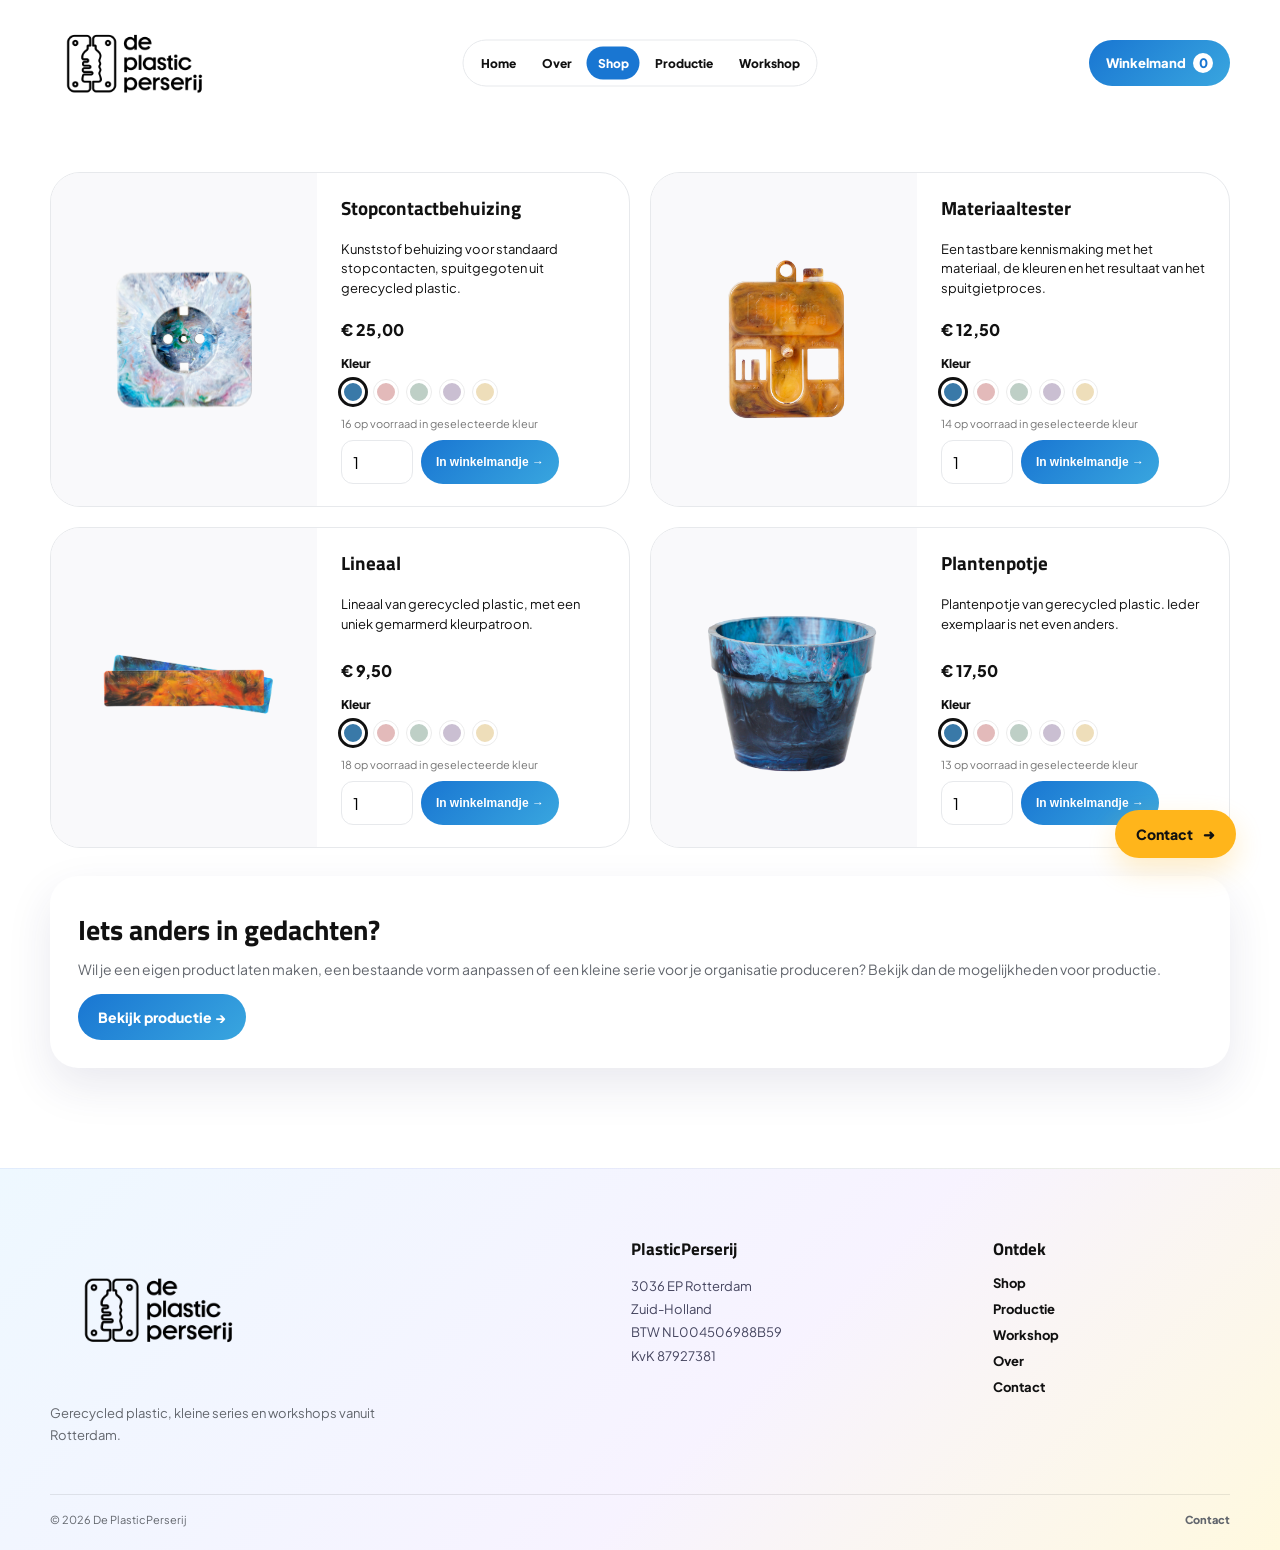
<file: producten.html>
<!DOCTYPE html>

<html lang="nl"><head><meta charset="utf-8"/><meta content="width=device-width,initial-scale=1" name="viewport"/><title>Shop | De PlasticPerserij</title><meta content="Shop producten van gerecycled plastic van De PlasticPerserij." name="description"/><link href="https://plasticperserij.com/producten.html" rel="canonical"/><link href="favicon.ico" rel="icon" type="image/x-icon"/><link href="favicon-48x48.png" rel="icon" sizes="48x48" type="image/png"/><link href="favicon-96x96.png" rel="icon" sizes="96x96" type="image/png"/><link href="favicon-32x32.png" rel="icon" sizes="32x32" type="image/png"/><link href="favicon-16x16.png" rel="icon" sizes="16x16" type="image/png"/><link href="apple-touch-icon.png" rel="apple-touch-icon"/><link href="site.webmanifest" rel="manifest"/><link href="site.css" rel="stylesheet"/></head><body><header><div class="wrap header-inner"><a class="logo" href="index.html"><img alt="De PlasticPerserij" src="images/logo.png"/></a><nav class="nav"><a class="" href="index.html">Home</a><a class="" href="over.html">Over</a><a class="active" href="producten.html">Shop</a><a class="" href="productie.html">Productie</a><a class="" href="op-locatie.html">Workshop</a></nav><button class="menu-toggle" type="button" aria-label="Menu openen" aria-expanded="false"><span></span><span></span><span></span></button><a class="cartlink" href="winkelmand.html">Winkelmand <span class="cart-count">0</span></a></div></header><main><section class="shop-start"><div class="wrap"><div class="products"><article class="product"><div class="product-img"><img alt="Stopcontactbehuizing" src="images/socket-transparent.webp"/></div><div class="product-body"><h3>Stopcontactbehuizing</h3><p>Kunststof behuizing voor standaard stopcontacten, spuitgegoten uit gerecycled plastic.</p><div class="price">€ 25,00</div><label>Kleur</label><div class="swatches"><button aria-label="blauw" class="swatch selected" data-c="blauw" data-stock="16" title="blauw"></button><button aria-label="rood" class="swatch" data-c="rood" data-stock="0" title="rood"></button><button aria-label="groen" class="swatch" data-c="groen" data-stock="0" title="groen"></button><button aria-label="paars" class="swatch" data-c="paars" data-stock="0" title="paars"></button><button aria-label="geel" class="swatch" data-c="geel" data-stock="0" title="geel"></button></div><div class="stock">16 op voorraad in geselecteerde kleur</div><div class="purchase-row"><input aria-label="Aantal" class="qty" min="1" type="number" value="1"/><button class="button add" data-price="25,00" data-product="Stopcontactbehuizing">In winkelmandje →</button></div></div></article><article class="product"><div class="product-img"><img alt="Materiaaltester" src="images/tester-transparent.webp"/></div><div class="product-body"><h3>Materiaaltester</h3><p>Een tastbare kennismaking met het materiaal, de kleuren en het resultaat van het spuitgietproces.</p><div class="price">€ 12,50</div><label>Kleur</label><div class="swatches"><button aria-label="blauw" class="swatch selected" data-c="blauw" data-stock="14" title="blauw"></button><button aria-label="rood" class="swatch" data-c="rood" data-stock="0" title="rood"></button><button aria-label="groen" class="swatch" data-c="groen" data-stock="0" title="groen"></button><button aria-label="paars" class="swatch" data-c="paars" data-stock="0" title="paars"></button><button aria-label="geel" class="swatch" data-c="geel" data-stock="0" title="geel"></button></div><div class="stock">14 op voorraad in geselecteerde kleur</div><div class="purchase-row"><input aria-label="Aantal" class="qty" min="1" type="number" value="1"/><button class="button add" data-price="12,50" data-product="Materiaaltester">In winkelmandje →</button></div></div></article><article class="product"><div class="product-img"><img alt="Lineaal" src="images/lineaal-transparent.webp"/></div><div class="product-body"><h3>Lineaal</h3><p>Lineaal van gerecycled plastic, met een uniek gemarmerd kleurpatroon.</p><div class="price">€ 9,50</div><label>Kleur</label><div class="swatches"><button aria-label="blauw" class="swatch selected" data-c="blauw" data-stock="18" title="blauw"></button><button aria-label="rood" class="swatch" data-c="rood" data-stock="0" title="rood"></button><button aria-label="groen" class="swatch" data-c="groen" data-stock="0" title="groen"></button><button aria-label="paars" class="swatch" data-c="paars" data-stock="0" title="paars"></button><button aria-label="geel" class="swatch" data-c="geel" data-stock="0" title="geel"></button></div><div class="stock">18 op voorraad in geselecteerde kleur</div><div class="purchase-row"><input aria-label="Aantal" class="qty" min="1" type="number" value="1"/><button class="button add" data-price="9,50" data-product="Lineaal">In winkelmandje →</button></div></div></article><article class="product"><div class="product-img"><img alt="Plantenpotje" src="images/plantpot-transparent.webp"/></div><div class="product-body"><h3>Plantenpotje</h3><p>Plantenpotje van gerecycled plastic. Ieder exemplaar is net even anders.</p><div class="price">€ 17,50</div><label>Kleur</label><div class="swatches"><button aria-label="blauw" class="swatch selected" data-c="blauw" data-stock="13" title="blauw"></button><button aria-label="rood" class="swatch" data-c="rood" data-stock="0" title="rood"></button><button aria-label="groen" class="swatch" data-c="groen" data-stock="0" title="groen"></button><button aria-label="paars" class="swatch" data-c="paars" data-stock="0" title="paars"></button><button aria-label="geel" class="swatch" data-c="geel" data-stock="0" title="geel"></button></div><div class="stock">13 op voorraad in geselecteerde kleur</div><div class="purchase-row"><input aria-label="Aantal" class="qty" min="1" type="number" value="1"/><button class="button add" data-price="17,50" data-product="Plantenpotje">In winkelmandje →</button></div></div></article></div><div class="card" style="margin-top:28px"><h3>Iets anders in gedachten?</h3><p>Wil je een eigen product laten maken, een bestaande vorm aanpassen of een kleine serie voor je organisatie produceren? Bekijk dan de mogelijkheden voor productie.</p><a class="button" href="productie.html">Bekijk productie →</a></div></div></section></main><footer class="site-footer"><div class="wrap footer-grid"><div class="footer-brand"><img alt="De PlasticPerserij" src="images/logo.png"/><p>Gerecycled plastic, kleine series en workshops vanuit Rotterdam.</p></div><div class="footer-column"><h3>PlasticPerserij</h3><p>3036 EP Rotterdam<br/>Zuid-Holland<br/>BTW NL004506988B59<br/>KvK 87927381</p></div><div class="footer-column"><h3>Ontdek</h3><div class="footer-links"><a href="producten.html">Shop</a><a href="productie.html">Productie</a><a href="op-locatie.html">Workshop</a><a href="over.html">Over</a><a href="contact.html">Contact</a></div></div></div><div class="wrap footer-bottom"><span>© 2026 De PlasticPerserij</span><a href="contact.html">Contact</a></div></footer><script src="site.js"></script><a class="floating-contact" href="contact.html">Contact <span>➜</span></a></body></html>
</file>
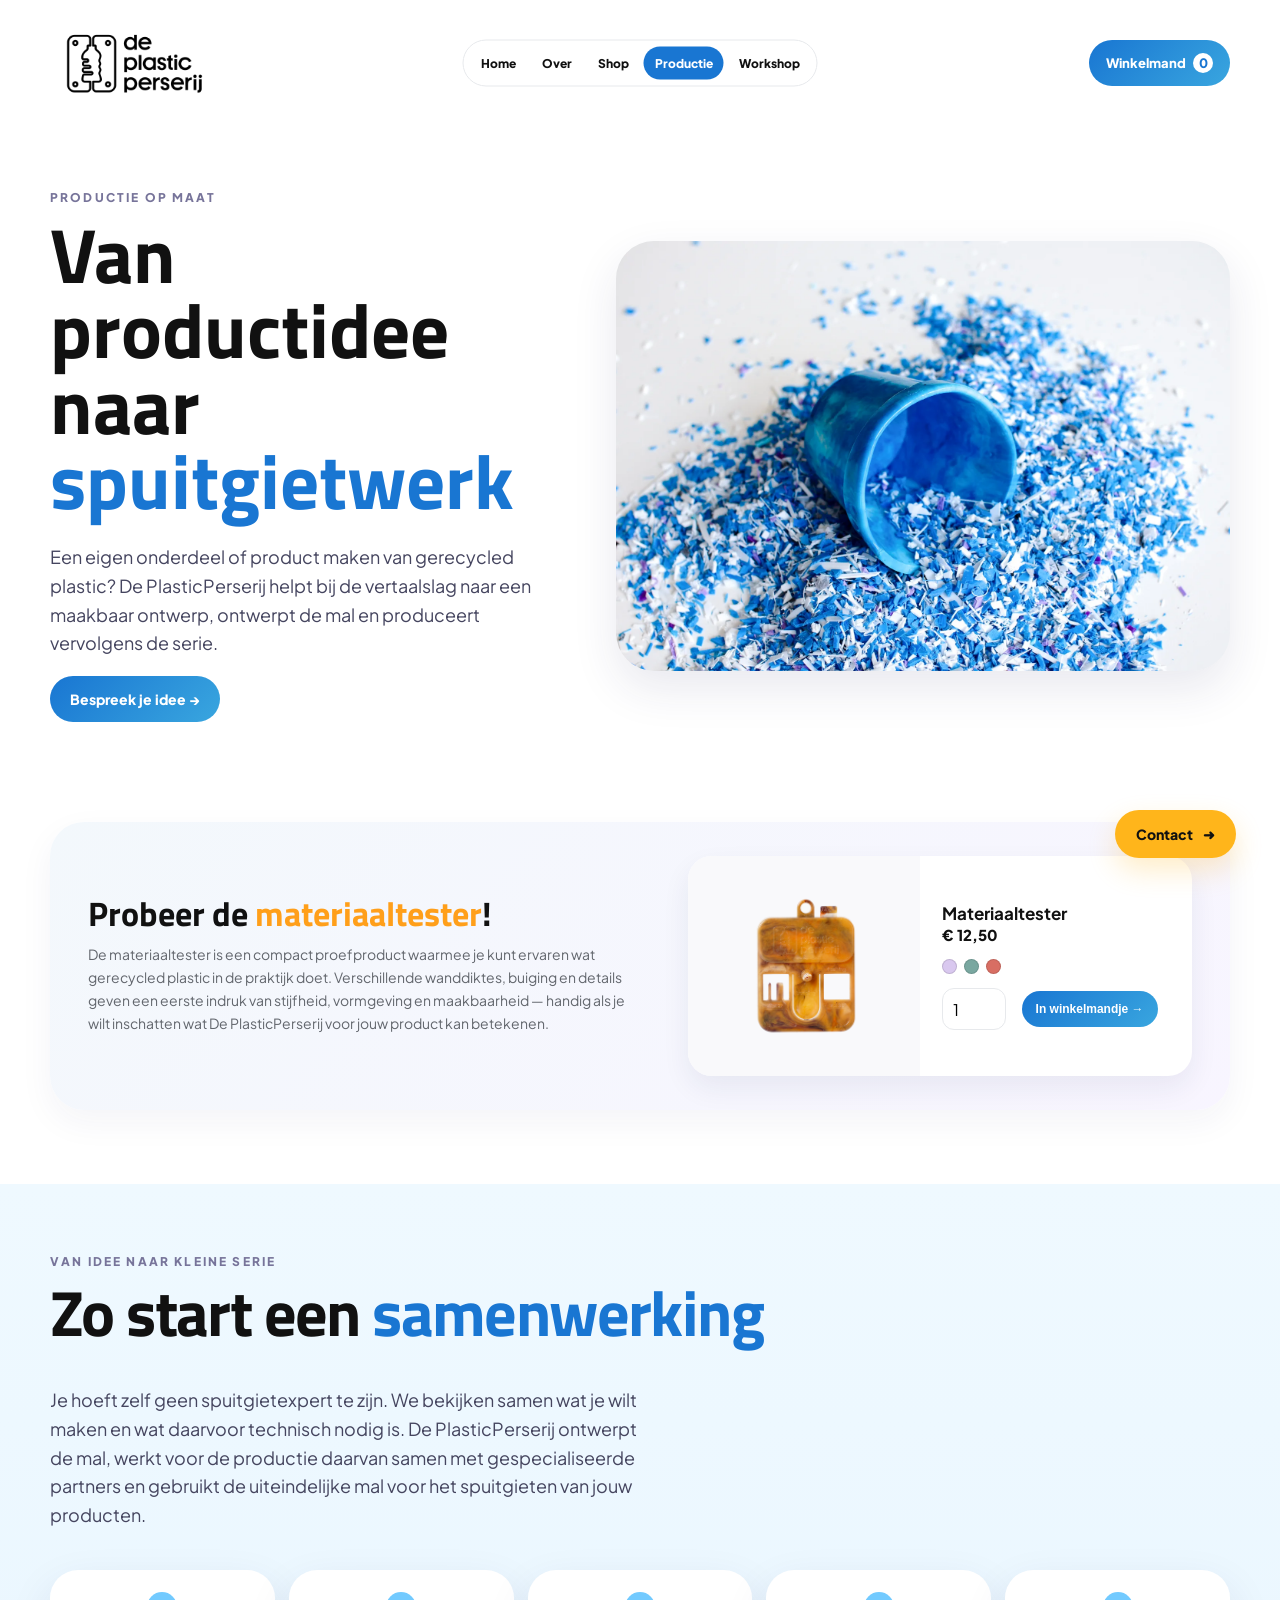
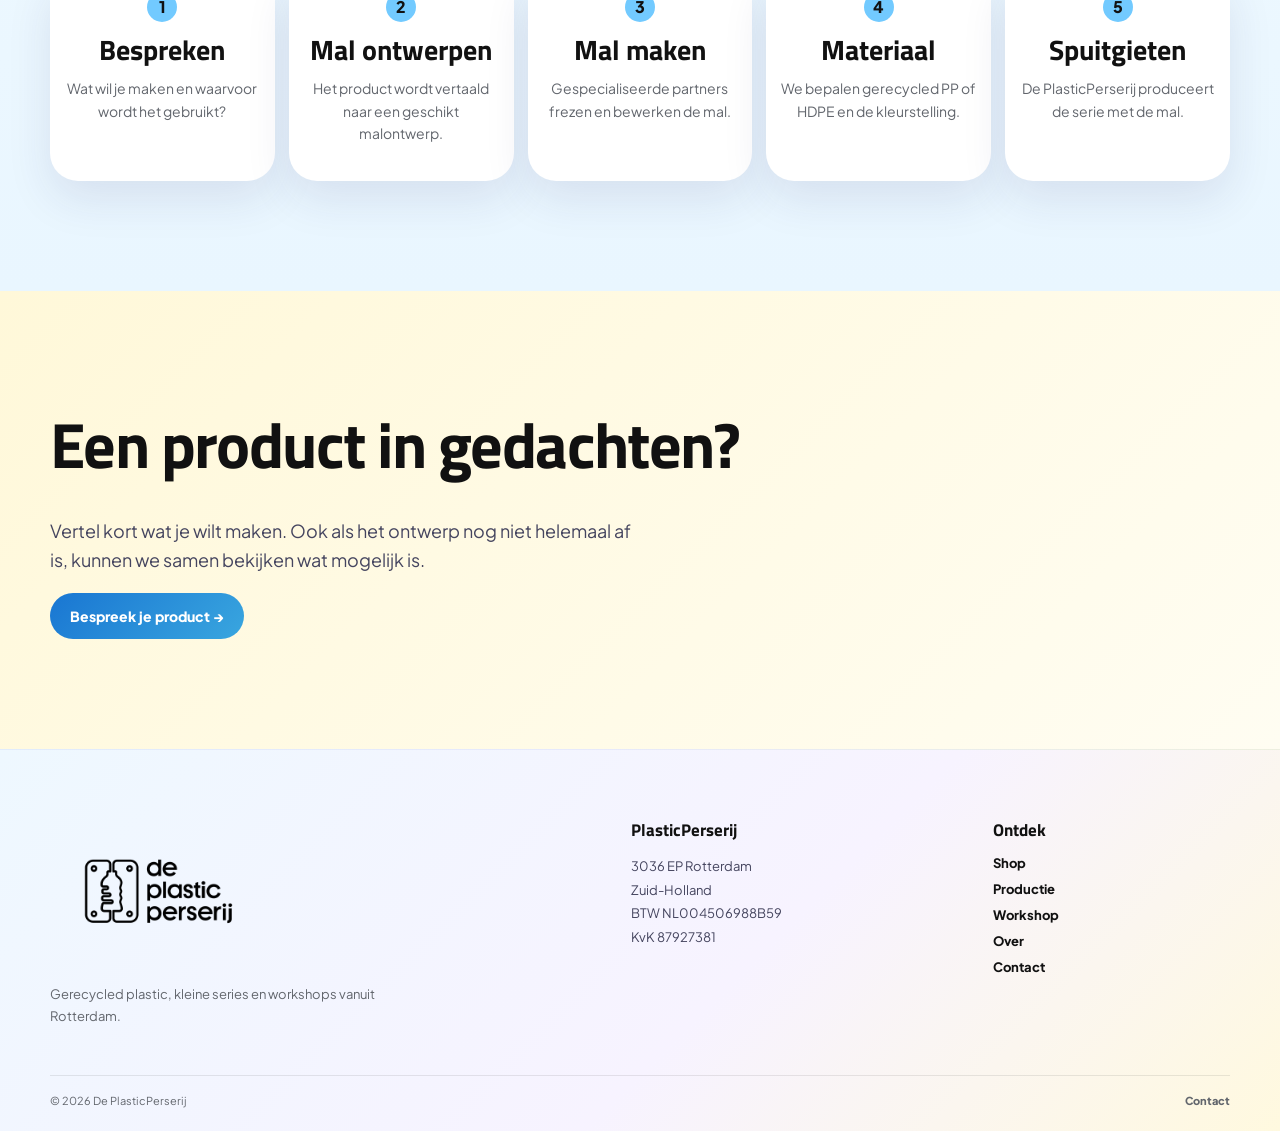
<file: productie.html>
<!DOCTYPE html>
<html lang="nl"><head><meta charset="utf-8"/><meta content="width=device-width,initial-scale=1" name="viewport"/><title>Productie | De PlasticPerserij</title><meta content="Van productidee en malontwerp tot kleine series in gerecycled PP en HDPE." name="description"/><link href="https://plasticperserij.com/productie.html" rel="canonical"/><link href="favicon.ico" rel="icon" type="image/x-icon"/><link href="favicon-48x48.png" rel="icon" sizes="48x48" type="image/png"/><link href="favicon-96x96.png" rel="icon" sizes="96x96" type="image/png"/><link href="favicon-32x32.png" rel="icon" sizes="32x32" type="image/png"/><link href="favicon-16x16.png" rel="icon" sizes="16x16" type="image/png"/><link href="apple-touch-icon.png" rel="apple-touch-icon"/><link href="site.webmanifest" rel="manifest"/><link href="site.css" rel="stylesheet"/></head><body><header><div class="wrap header-inner"><a class="logo" href="index.html"><img alt="De PlasticPerserij" src="images/logo.png"/></a><nav class="nav"><a class="" href="index.html">Home</a><a class="" href="over.html">Over</a><a class="" href="producten.html">Shop</a><a class="active" href="productie.html">Productie</a><a class="" href="op-locatie.html">Workshop</a></nav><button class="menu-toggle" type="button" aria-label="Menu openen" aria-expanded="false"><span></span><span></span><span></span></button><a class="cartlink" href="winkelmand.html">Winkelmand <span class="cart-count">0</span></a></div></header><main><section class="production-callout"><div class="wrap production-hero"><div><div class="eyebrow">Productie op maat</div><h1>Van productidee naar <span class="accent">spuitgietwerk</span></h1><p class="lead">Een eigen onderdeel of product maken van gerecycled plastic? De PlasticPerserij helpt bij de vertaalslag naar een maakbaar ontwerp, ontwerpt de mal en produceert vervolgens de serie.</p><a class="button" href="contact.html?onderwerp=Productie">Bespreek je idee →</a></div><div class="technical-placeholder"><img alt="Gerecycled plastic en producten" src="images/cup-flakes.webp"/></div></div></section><section class="tester-callout"><div class="wrap tester-callout-inner"><div class="tester-callout-copy"><h2>Probeer de <span>materiaaltester</span>!</h2><p>De materiaaltester is een compact proefproduct waarmee je kunt ervaren wat gerecycled plastic in de praktijk doet. Verschillende wanddiktes, buiging en details geven een eerste indruk van stijfheid, vormgeving en maakbaarheid — handig als je wilt inschatten wat De PlasticPerserij voor jouw product kan betekenen.</p></div><article class="tester-mini-card"><div class="tester-mini-image"><img alt="Materiaaltester" src="images/tester-transparent.webp"/></div><div class="tester-mini-body"><div><strong>Materiaaltester</strong><span>€ 12,50</span></div><div class="mini-swatches"><span class="mini-dot"></span><span class="mini-dot"></span><span class="mini-dot"></span></div><div class="tester-buy"><input aria-label="Aantal materiaaltesters" class="qty" min="1" type="number" value="1"/><button class="button add" data-price="12,50" data-product="Materiaaltester">In winkelmandje →</button></div></div></article></div></section><section class="production-start soft"><div class="wrap"><div class="eyebrow">Van idee naar kleine serie</div><h2 class="section-title">Zo start een <span class="accent">samenwerking</span></h2><p class="lead">Je hoeft zelf geen spuitgietexpert te zijn. We bekijken samen wat je wilt maken en wat daarvoor technisch nodig is. De PlasticPerserij ontwerpt de mal, werkt voor de productie daarvan samen met gespecialiseerde partners en gebruikt de uiteindelijke mal voor het spuitgieten van jouw producten.</p><div class="process" style="margin-top:40px"><div class="card"><div class="num">1</div><h3>Bespreken</h3><p>Wat wil je maken en waarvoor wordt het gebruikt?</p></div><div class="card"><div class="num">2</div><h3>Mal ontwerpen</h3><p>Het product wordt vertaald naar een geschikt malontwerp.</p></div><div class="card"><div class="num">3</div><h3>Mal maken</h3><p>Gespecialiseerde partners frezen en bewerken de mal.</p></div><div class="card"><div class="num">4</div><h3>Materiaal</h3><p>We bepalen gerecycled PP of HDPE en de kleurstelling.</p></div><div class="card"><div class="num">5</div><h3>Spuitgieten</h3><p>De PlasticPerserij produceert de serie met de mal.</p></div></div></div></section><section class="pad cream"><div class="wrap"><h2 class="section-title">Een product in gedachten?</h2><p class="lead">Vertel kort wat je wilt maken. Ook als het ontwerp nog niet helemaal af is, kunnen we samen bekijken wat mogelijk is.</p><a class="button" href="contact.html?onderwerp=Productie">Bespreek je product →</a></div></section></main><footer class="site-footer"><div class="wrap footer-grid"><div class="footer-brand"><img alt="De PlasticPerserij" src="images/logo.png"/><p>Gerecycled plastic, kleine series en workshops vanuit Rotterdam.</p></div><div class="footer-column"><h3>PlasticPerserij</h3><p>3036 EP Rotterdam<br/>Zuid-Holland<br/>BTW NL004506988B59<br/>KvK 87927381</p></div><div class="footer-column"><h3>Ontdek</h3><div class="footer-links"><a href="producten.html">Shop</a><a href="productie.html">Productie</a><a href="op-locatie.html">Workshop</a><a href="over.html">Over</a><a href="contact.html">Contact</a></div></div></div><div class="wrap footer-bottom"><span>© 2026 De PlasticPerserij</span><a href="contact.html">Contact</a></div></footer><script src="site.js"></script><a class="floating-contact" href="contact.html">Contact <span>➜</span></a></body></html>
</file>
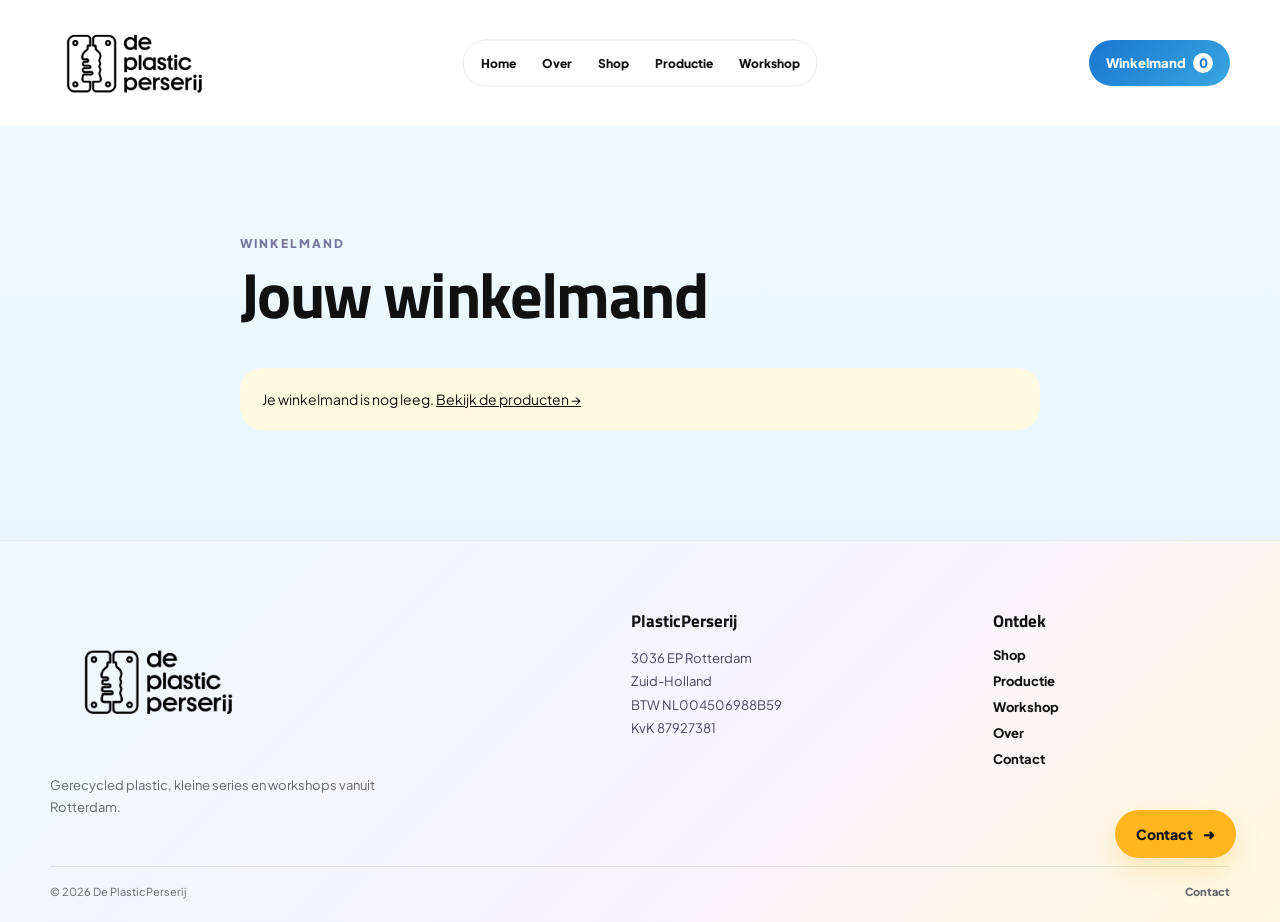
<file: winkelmand.html>
<!DOCTYPE html>
<html lang="nl"><head><meta charset="utf-8"/><meta content="width=device-width,initial-scale=1" name="viewport"/><title>Winkelmand | De PlasticPerserij</title><meta content="Bekijk je winkelmand bij De PlasticPerserij." name="description"/><link href="https://plasticperserij.com/winkelmand.html" rel="canonical"/><link href="favicon.ico" rel="icon" type="image/x-icon"/><link href="favicon-48x48.png" rel="icon" sizes="48x48" type="image/png"/><link href="favicon-96x96.png" rel="icon" sizes="96x96" type="image/png"/><link href="favicon-32x32.png" rel="icon" sizes="32x32" type="image/png"/><link href="favicon-16x16.png" rel="icon" sizes="16x16" type="image/png"/><link href="apple-touch-icon.png" rel="apple-touch-icon"/><link href="site.webmanifest" rel="manifest"/><link href="site.css" rel="stylesheet"/></head><body><header><div class="wrap header-inner"><a class="logo" href="index.html"><img alt="De PlasticPerserij" src="images/logo.png"/></a><nav class="nav"><a class="" href="index.html">Home</a><a class="" href="over.html">Over</a><a class="" href="producten.html">Shop</a><a class="" href="productie.html">Productie</a><a class="" href="op-locatie.html">Workshop</a></nav><button class="menu-toggle" type="button" aria-label="Menu openen" aria-expanded="false"><span></span><span></span><span></span></button><a class="cartlink" href="winkelmand.html">Winkelmand <span class="cart-count">0</span></a></div></header><main><section class="pad soft"><div class="wrap checkout"><div class="eyebrow">Winkelmand</div><h1 class="section-title">Jouw winkelmand</h1><div id="cartLines"></div><div class="notice" id="emptyCart">Je winkelmand is nog leeg. <a href="producten.html">Bekijk de producten →</a></div><div class="hidden" id="cartActions"><div class="order-line"><strong>Totaal</strong><strong id="cartTotal">€ 0,00</strong></div><a class="button" href="bestellen.html">Bestelling plaatsen →</a></div></div></section></main><footer class="site-footer"><div class="wrap footer-grid"><div class="footer-brand"><img alt="De PlasticPerserij" src="images/logo.png"/><p>Gerecycled plastic, kleine series en workshops vanuit Rotterdam.</p></div><div class="footer-column"><h3>PlasticPerserij</h3><p>3036 EP Rotterdam<br/>Zuid-Holland<br/>BTW NL004506988B59<br/>KvK 87927381</p></div><div class="footer-column"><h3>Ontdek</h3><div class="footer-links"><a href="producten.html">Shop</a><a href="productie.html">Productie</a><a href="op-locatie.html">Workshop</a><a href="over.html">Over</a><a href="contact.html">Contact</a></div></div></div><div class="wrap footer-bottom"><span>© 2026 De PlasticPerserij</span><a href="contact.html">Contact</a></div></footer><script src="site.js"></script><a class="floating-contact" href="contact.html">Contact <span>➜</span></a></body></html>
</file>
<file: site.css>
@import url('https://fonts.googleapis.com/css2?family=Plus+Jakarta+Sans:wght@400;500;600;700;800&family=Titillium+Web:wght@800&display=swap');
:root{--ink:#111;--blue:#1976d2;--blue2:#43a7e8;--sky:#eef8ff;--cream:#fff9df;--pink:#f7f3ee;--muted:#62666d;--line:#e7e9ec;--white:#fff;--shadow:0 18px 45px rgba(39,35,94,.10);--r:30px}*{box-sizing:border-box}html{scroll-behavior:smooth}body{margin:0;color:var(--ink);font-family:'Plus Jakarta Sans',sans-serif;background:#fff}a{color:inherit}.wrap{width:min(1180px,calc(100% - 48px));margin:auto}h1,h2,h3{font-family:'Titillium Web',sans-serif;margin-top:0;line-height:.98}.accent{color:var(--blue)}.eyebrow{font-size:12px;letter-spacing:.18em;text-transform:uppercase;font-weight:900;color:#77749a}.muted{color:var(--muted)}
header{height:104px;display:flex;align-items:center;position:sticky;top:0;background:rgba(255,255,255,.94);backdrop-filter:blur(14px);z-index:20;border-bottom:1px solid transparent}header.scrolled{border-color:var(--line)}.header-inner{display:flex;align-items:center;justify-content:space-between;gap:18px}.logo img{width:250px;display:block}.nav{display:flex;align-items:center;gap:4px;padding:6px;border:1px solid var(--line);border-radius:999px}.nav a{font-size:12px;font-weight:800;text-decoration:none;padding:9px 11px;border-radius:999px}.nav a.active,.nav a:hover{background:var(--blue);color:#fff}.cartlink,.pill{font-size:13px;font-weight:850;text-decoration:none;padding:13px 17px;border-radius:999px;background:linear-gradient(135deg,var(--blue),#39a6df);color:#fff;white-space:nowrap}.cart-count{display:inline-grid;place-items:center;background:#fff;color:var(--blue);min-width:20px;height:20px;border-radius:20px;margin-left:5px}
.hero{padding:82px 0 110px}.hero-grid,.split{display:grid;grid-template-columns:.95fr 1.05fr;gap:70px;align-items:center}.hero h1{font-size:clamp(58px,7vw,100px);letter-spacing:-.035em;margin:14px 0 28px}.hero p,.lead{font-size:18px;line-height:1.6;color:#45455f;max-width:590px}.buttons{display:flex;gap:12px;flex-wrap:wrap;margin-top:28px}.button{display:inline-flex;align-items:center;gap:10px;padding:14px 20px;border-radius:999px;background:linear-gradient(135deg,var(--blue),#39a6df);color:#fff;text-decoration:none;font-size:14px;font-weight:850;border:0;cursor:pointer}.button.secondary{background:#fff;color:var(--ink);border:1px solid var(--line);box-shadow:none}.visual{position:relative;min-height:500px;display:grid;place-items:center}.visual:before{content:'';position:absolute;width:70%;height:70%;left:4%;top:6%;background:#168ed2;border-radius:48% 52% 44% 56% / 58% 40% 60% 42%;transform:rotate(-10deg)}.visual:after{content:'';position:absolute;width:58%;height:55%;right:1%;bottom:6%;background:#ffd84d;border-radius:53% 47% 61% 39% / 43% 57% 43% 57%;transform:rotate(13deg)}.visual img{position:relative;z-index:2;width:110%;max-height:520px;object-fit:contain;filter:drop-shadow(0 30px 26px rgba(22,38,72,.16))}
section.pad{padding:110px 0}.soft{background:linear-gradient(180deg,#eff9ff,#e9f6ff)}.cream{background:linear-gradient(135deg,#fff8d9,#fffdf2)}.pink{background:linear-gradient(135deg,#fff5fa,#f7efff)}.section-title{font-size:clamp(44px,5vw,72px);letter-spacing:-.025em;margin:12px 0 42px}.cards{display:grid;grid-template-columns:repeat(3,1fr);gap:22px}.card{background:#fff;border:1px solid var(--line);border-radius:28px;padding:28px;box-shadow:0 12px 30px rgba(30,45,90,.05)}.card h3{font-size:28px;margin:12px 0}.card p{color:var(--muted);line-height:1.6;font-size:14px}.card .link{font-weight:850;color:var(--blue);text-decoration:none}.logos{display:grid;grid-template-columns:repeat(4,1fr);gap:18px}.logo-slot{height:86px;border:1px dashed #bdc5cc;border-radius:20px;display:grid;place-items:center;color:#888;background:#fff;font-size:12px;font-weight:800}.process{display:grid;grid-template-columns:repeat(5,1fr);gap:14px}.process .card{text-align:center;padding:22px 14px}.num{width:30px;height:30px;border-radius:50%;background:#72caff;display:grid;place-items:center;font-weight:900;margin:0 auto 14px}.photo{border-radius:32px;overflow:hidden;box-shadow:var(--shadow)}.photo img{width:100%;height:100%;object-fit:cover;display:block}.photo.tall{height:500px}.photo-grid{display:grid;grid-template-columns:repeat(3,1fr);gap:20px}.photo-grid .photo{height:230px}
.products{display:grid;grid-template-columns:repeat(2,1fr);gap:24px}.product{border:1px solid var(--line);border-radius:30px;overflow:hidden;background:#fff}.product-img{height:300px;background:#f4f7f9;display:grid;place-items:center;position:relative}.product-img img{width:100%;height:100%;object-fit:cover}.placeholder{font-weight:800;color:#8a899c;text-align:center;padding:20px}.product-body{padding:26px}.product-body h3{font-size:30px;margin:0 0 8px}.price{font-weight:900;margin:8px 0 16px}.swatches{display:flex;gap:9px;margin:12px 0 18px}.swatch{width:28px;height:28px;border-radius:50%;border:3px solid #fff;outline:1px solid #ccc;cursor:pointer}.swatch[data-c='blauw']{background:#3979a8}.swatch[data-c='rood']{background:#b64c4c}.swatch[data-c='groen']{background:#56836b}.swatch[data-c='paars']{background:#76598b}.swatch[data-c='geel']{background:#d3a94b}.swatch.selected{outline:3px solid var(--ink)}.stock{font-size:12px;color:#777;margin-bottom:12px}.qty{width:70px;padding:10px;border:1px solid var(--line);border-radius:12px}.add{margin-left:8px}
.notice{padding:20px 22px;border-radius:22px;background:var(--cream);font-size:14px;line-height:1.6}.timeline{display:grid;gap:12px}.timeline div{display:grid;grid-template-columns:110px 1fr;gap:20px;padding:18px 0;border-bottom:1px solid var(--line)}.timeline b{color:var(--blue)}
.contact{display:grid;grid-template-columns:.8fr 1.2fr;gap:60px;background:#fff;border-radius:34px;padding:44px;box-shadow:var(--shadow)}form{display:grid;gap:14px}.row{display:grid;grid-template-columns:1fr 1fr;gap:14px}label{font-size:12px;font-weight:800;display:grid;gap:7px}input,select,textarea{font:inherit;padding:13px 14px;border:1px solid #dfe2e6;border-radius:13px;background:#fff}textarea{resize:vertical}.checkout{max-width:800px;margin:auto}.order-line{display:flex;justify-content:space-between;gap:20px;padding:15px 0;border-bottom:1px solid var(--line)}.hidden{display:none!important}.summary{white-space:pre-wrap;background:#f6f8fa;border-radius:18px;padding:20px;font:14px/1.6 monospace}
footer{padding:50px 0}.footer-inner{display:flex;justify-content:space-between;align-items:center;gap:24px}.footer-inner img{width:210px}.footer-links{display:flex;gap:20px;flex-wrap:wrap;font-size:12px}.footer-links a{text-decoration:none}
@media(max-width:900px){.wrap{width:min(100% - 30px,680px)}.nav{display:none}.logo img{width:190px}.hero-grid,.split,.contact{grid-template-columns:1fr}.visual{min-height:400px}.cards,.products{grid-template-columns:1fr}.process{grid-template-columns:1fr 1fr}.logos{grid-template-columns:1fr 1fr}.photo-grid{grid-template-columns:1fr}.row{grid-template-columns:1fr}.hero{padding-top:50px}.contact{padding:28px}.cartlink{font-size:0}.cartlink:before{content:'🛒';font-size:18px}.cart-count{font-size:12px}}
/* v2 homepage feedback */
.logo img{width:205px}.hero{padding:64px 0 72px}.hero-grid{grid-template-columns:.82fr 1.18fr;gap:52px}.hero h1{font-size:clamp(48px,5.8vw,82px);line-height:.94;max-width:700px}.visual{min-height:590px}.visual img{width:122%;max-height:620px}.floating-contact{position:fixed;right:24px;bottom:24px;z-index:50;display:inline-flex;align-items:center;gap:10px;padding:15px 21px;border-radius:999px;background:#ffb51b;color:#111;text-decoration:none;font-size:14px;font-weight:900;box-shadow:0 12px 28px rgba(255,181,27,.24);transition:.2s ease}.floating-contact:hover{transform:translateY(-2px);background:#ffc238}.home-products{padding:10px 0 72px}.mini-products{display:grid;grid-template-columns:repeat(3,1fr);gap:20px}.mini-product{text-decoration:none;font-size:14px;display:grid;gap:11px}.mini-product-image{height:180px;border-radius:24px;overflow:hidden;background:#f4f7f9}.mini-product-image img{width:100%;height:100%;object-fit:cover;display:block}.mini-product-image.placeholder{display:grid;place-items:center;color:#8a899c;font-size:11px}.logo-band{padding:42px 0;border-top:1px solid var(--line);border-bottom:1px solid var(--line)}.logo-band .logo-slot{border:0;background:transparent;height:64px}.service-cards{display:grid;grid-template-columns:repeat(3,1fr);gap:22px}.service-card{background:#fff;border-radius:28px;overflow:hidden;box-shadow:0 12px 30px rgba(30,45,90,.05)}.service-image{height:220px;background:#eef2f5}.service-image img{width:100%;height:100%;object-fit:cover}.service-copy{padding:25px 27px 29px}.service-copy h3{font-size:29px;margin:0 0 10px}.service-copy p{color:var(--muted);font-size:14px;line-height:1.6}.service-copy .link{font-weight:850;color:var(--blue);text-decoration:none}.original-process .process-card{display:flex;flex-direction:column;align-items:center}.step-visual{height:94px;display:grid;place-items:center}.step-visual svg{width:78px;height:78px;fill:none;stroke:#111;stroke-width:4;stroke-linecap:round;stroke-linejoin:round}.step-visual .bottle-label{fill:#52b788;stroke:#52b788;stroke-width:2}.step-visual .drop{fill:#72caff;stroke:#1976d2}.step-visual .flake{fill:#43a7e8;stroke:#1976d2}.step-visual .mold-fill{fill:#7657e8;stroke:#7657e8}.process-card h3{margin:5px 0 8px}.process-card p{margin:0}.nav{order:2}.logo{order:1}.cartlink{order:3}
@media(max-width:900px){.logo img{width:165px}.hero{padding:40px 0 52px}.hero h1{font-size:clamp(44px,12vw,64px)}.visual{min-height:430px}.visual img{width:110%;max-height:470px}.home-products{padding-bottom:52px}.mini-products{grid-template-columns:repeat(3,1fr);gap:10px}.mini-product-image{height:120px}.service-cards{grid-template-columns:1fr}.service-image{height:250px}.floating-contact{right:15px;bottom:15px;padding:13px 17px}.original-process{grid-template-columns:1fr 1fr}}
@media(max-width:560px){.mini-product-image{height:100px}.mini-product{font-size:12px}.logo-band .logos{grid-template-columns:repeat(2,1fr)}}
/* v3 refinement */
header{height:94px}.header-inner{position:relative;top:-5px}.logo{margin-left:-7px}.logo img{width:194px}.nav{transform:translateY(-2px)}.cartlink{transform:translateY(-2px)}
.floating-contact{right:44px;bottom:42px}
.home-products .mini-product-image img{object-fit:cover}.logo-band .logos{align-items:center}.logo-band .logo-slot{display:grid;place-items:center}.logo-band img{max-width:78%;max-height:58px;object-fit:contain;filter:grayscale(1);opacity:.58}.logo-band .logo-slot{border:0}
.home-about{background:radial-gradient(circle at 22% 38%,rgba(229,190,255,.62),transparent 33%),radial-gradient(circle at 8% 75%,rgba(255,211,232,.55),transparent 27%),#fff}.home-about .photo{box-shadow:0 22px 55px rgba(87,49,128,.16)}
.service-card,.card{border:0;box-shadow:0 18px 45px rgba(39,35,94,.10)}
.service-copy h3{font-size:31px}.home-contact{padding:105px 0;background:#fff}.home-contact .contact-inner-v3{display:grid;grid-template-columns:.8fr 1.2fr;gap:70px;align-items:start;background:#f5f9fd;border-radius:38px;padding:48px}.home-contact .contact-form{display:grid;gap:14px;padding:28px;border-radius:30px;background:#fff;box-shadow:0 18px 45px rgba(39,35,94,.07)}.home-contact .field-row{display:grid;grid-template-columns:1fr 1fr;gap:14px}.home-contact label{font-size:12px;font-weight:800;display:grid;gap:7px}.home-contact input,.home-contact select,.home-contact textarea{width:100%;border:1px solid #dce3ea;border-radius:14px;background:#fff;padding:14px 15px}.home-contact .contact-submit{justify-self:start;border:0;border-radius:999px;padding:15px 21px;background:#ffd54a;color:#111;font:inherit;font-weight:900;cursor:pointer}
.page-intro{padding:90px 0 70px}.intro-quote{max-width:940px;margin:auto;text-align:center;font-size:clamp(28px,4.2vw,56px);line-height:1.18;font-weight:700;letter-spacing:-.035em}.intro-quote strong{font-weight:900}.shop-start,.production-start{padding:70px 0 110px}.shop-heading{display:flex;align-items:end;justify-content:space-between;gap:30px;margin-bottom:38px}.shop-heading h1,.production-start h1{font-size:clamp(50px,6vw,78px);margin:0}.process-soft{background:linear-gradient(180deg,#f4fbff,#edf8ff)}
@media(max-width:900px){header{height:88px}.header-inner{top:-3px}.logo{margin-left:-4px}.logo img{width:158px}.nav,.cartlink{transform:none}.floating-contact{right:22px;bottom:25px}.home-contact .contact-inner-v3{grid-template-columns:1fr;padding:28px;gap:30px}.home-contact .field-row{grid-template-columns:1fr}.page-intro{padding:60px 0 48px}.shop-start,.production-start{padding:48px 0 80px}.shop-heading{display:block}.shop-heading p{margin-top:16px}}

/* Header alignment pass — restore the proportions of the original site */
@media (min-width:901px){
  header{height:126px!important;}
  .header-inner{height:126px;position:relative;top:0!important;display:flex;align-items:center;justify-content:space-between;}
  .logo{margin-left:-15px!important;display:flex;align-items:center;}
  .logo img{width:188px!important;height:auto;display:block;}
  .nav{position:absolute;left:50%;top:50%;transform:translate(-50%,-50%)!important;margin:0;}
  .cartlink{transform:none!important;align-self:center;}
}
/* v4 content and layout pass */
.home-products{padding:0 0 78px}.shop-callout{position:relative;padding:28px 32px 30px;border-radius:46px;background:linear-gradient(135deg,#f2f3f4,#fafafa);overflow:hidden}.shop-callout:before{content:'';position:absolute;width:280px;height:120px;border-radius:50%;background:rgba(225,228,231,.7);right:-70px;top:-55px}.shop-callout .mini-products{position:relative;z-index:1}.shop-callout-button{position:relative;z-index:1;margin-top:22px}.logo-band{margin-top:0}.service-copy{display:flex;flex-direction:column;min-height:230px}.service-copy h3{font-size:25px}.service-copy .link{margin-top:auto}.home-contact{padding-top:88px}
.shop-start{padding:46px 0 100px}.products{gap:20px}.product{display:grid;grid-template-columns:46% 54%;min-height:300px}.product-img{height:100%;min-height:300px}.product-body{padding:24px}.product-body h3{font-size:27px}.product-body p{font-size:13px;line-height:1.5}.swatches{margin:9px 0 13px}.swatch{width:24px;height:24px}.stock{margin-bottom:10px}
.production-callout{padding:64px 0 74px}.production-hero{display:grid;grid-template-columns:.9fr 1.1fr;gap:64px;align-items:center}.production-hero h1{font-size:clamp(50px,6vw,82px);margin:12px 0 25px}.technical-placeholder{height:430px;border-radius:38px;background:radial-gradient(circle at 30% 30%,#e9edf0,#dce2e6 58%,#cfd7dc);display:grid;place-items:center;box-shadow:var(--shadow);overflow:hidden}.technical-placeholder span{font-size:12px;font-weight:850;letter-spacing:.08em;color:#7d858b}
.location-visual{overflow:hidden;border-radius:44px;min-height:520px;background:#f1f6f8}.location-visual:before,.location-visual:after{display:none}.location-visual img{width:100%;height:520px;max-height:none;object-fit:cover;filter:none}
.over-intro{padding-bottom:80px}.story-grid{display:grid;grid-template-columns:.95fr 1.05fr;gap:70px;align-items:center}.story-main{height:590px}.story-gallery{display:grid;grid-template-columns:1fr 1fr .85fr;gap:20px;margin-top:64px;align-items:stretch}.story-gallery .photo{height:300px}.story-note{padding:32px;border-radius:30px;background:#fff;box-shadow:var(--shadow)}.story-note h3{font-size:30px;margin-bottom:14px}.story-note p{font-size:14px;line-height:1.65;color:var(--muted)}
@media(max-width:900px){.shop-callout{padding:20px;border-radius:30px}.service-copy{min-height:0}.product{grid-template-columns:1fr}.product-img{height:240px;min-height:240px}.production-hero,.story-grid{grid-template-columns:1fr}.technical-placeholder{height:300px}.location-visual,.location-visual img{height:400px;min-height:400px}.story-main{height:430px}.story-gallery{grid-template-columns:1fr}.story-gallery .photo{height:260px}}

/* Version 5 refinements */
.shop-callout{padding:26px 30px 32px}.shop-callout-head{display:flex;justify-content:space-between;align-items:end;margin-bottom:16px;position:relative;z-index:1}.shop-callout-head h2{margin:0;font-size:30px}.home-products .mini-products{grid-template-columns:repeat(3,1fr);gap:18px}.home-products .mini-product{background:#fff;border-radius:18px;overflow:hidden;display:block;color:#111;box-shadow:0 8px 24px rgba(30,45,90,.04)}.home-products .mini-product-image{height:210px;border-radius:0;background:#f6f6f4}.home-products .mini-product-info{padding:14px 16px 17px}.home-products .mini-product b{font-size:14px;display:block;margin-bottom:7px}.mini-price{font-size:15px;margin-bottom:9px}.mini-swatches{display:flex;gap:7px}.mini-dot{width:15px;height:15px;border-radius:50%;border:1px solid rgba(0,0,0,.12)}.mini-dot:nth-child(1){background:#d9c8ef}.mini-dot:nth-child(2){background:#79a7a0}.mini-dot:nth-child(3){background:#d86e63}.shop-callout-footer{display:flex;justify-content:flex-end;position:relative;z-index:1;margin-top:20px}.shop-callout-button{margin:0}
.service-card{position:relative;overflow:visible}.service-number{position:absolute;z-index:3;top:-44px;left:-10px;font-size:110px;line-height:1;font-weight:950;color:#ffd54a;transform:rotate(-8deg);text-shadow:0 7px 0 rgba(255,255,255,.72);pointer-events:none}.service-copy h3{font-size:23px}
.intro-quote{font-size:clamp(24px,3vw,42px)!important;line-height:1.22!important;max-width:980px!important}.over-intro{padding-top:90px!important;padding-bottom:90px!important}.over-story{display:none}.process-soft{padding-top:90px}
.product-body p{font-size:12.5px;line-height:1.55}.product-body .stock{font-size:11px}.product-body label{font-size:12px}
@media(max-width:900px){.home-products .mini-product-image{height:150px}.service-number{font-size:86px;top:-32px;left:0}.shop-callout-head h2{font-size:26px}.intro-quote{font-size:28px!important}.over-intro{padding-top:65px!important;padding-bottom:65px!important}}
@media(max-width:560px){.home-products .mini-products{grid-template-columns:1fr}.home-products .mini-product{display:grid;grid-template-columns:42% 58%}.home-products .mini-product-image{height:135px}.shop-callout{padding:20px}.shop-callout-footer{justify-content:stretch}.shop-callout-footer .button{width:100%;justify-content:center}.service-number{font-size:72px;top:-25px}.intro-quote{font-size:23px!important}}

/* v6 refinements */
.intro-quote{font-size:clamp(14px,1.5vw,21px)!important;line-height:1.48!important;max-width:820px!important;letter-spacing:-.015em!important}
.over-intro{padding-bottom:42px!important}
.over-intro-photo{padding:0 0 86px}
.over-feature-photo{height:560px;border-radius:38px;overflow:hidden;box-shadow:var(--shadow)}
.over-feature-photo img{width:100%;height:100%;object-fit:cover;display:block}
.product-body h3{font-size:19px!important;line-height:1.15}
.product-img{overflow:hidden}
.product-img img,.mini-product-image img,.service-image img,.photo img,.technical-placeholder img,.location-visual img{transition:transform .45s cubic-bezier(.2,.7,.2,1),filter .35s ease}
.product:hover .product-img img{transform:scale(1.055)}
.mini-product:hover .mini-product-image img{transform:scale(1.045)}
.service-card:hover .service-image img{transform:scale(1.025)}
.product,.mini-product,.service-card,.button,.cartlink,.nav a,.link,.floating-contact{transition:transform .22s ease,box-shadow .22s ease,background-color .22s ease,color .22s ease,opacity .22s ease}
.product:hover{transform:translateY(-3px);box-shadow:0 16px 36px rgba(30,45,90,.08)}
.button:hover{transform:translateY(-2px)}
.swatch{transition:transform .18s ease,outline-color .18s ease,opacity .18s ease}
.swatch:hover{transform:scale(1.12)}
.swatch[data-stock="0"]{opacity:.38}
.order-line button{appearance:none;border:0;border-radius:999px;background:#eef5ff;color:var(--blue);padding:9px 14px;font:inherit;font-size:12px;font-weight:850;cursor:pointer;transition:transform .18s ease,background-color .18s ease}
.order-line button:hover{transform:translateY(-1px);background:#dfeeff}
@media(max-width:900px){.intro-quote{font-size:18px!important}.over-feature-photo{height:420px}}
@media(max-width:560px){.intro-quote{font-size:16px!important}.over-feature-photo{height:300px;border-radius:28px}.over-intro-photo{padding-bottom:58px}}
@media(prefers-reduced-motion:reduce){*{scroll-behavior:auto!important;transition:none!important;animation:none!important}}
/* v7 refinements */
.over-intro-photo{padding:58px 0 22px}.over-feature-photo{max-width:680px;margin:0 auto;height:380px}.over-feature-photo img{object-fit:cover}.location-icon{width:66px;height:66px;margin-bottom:14px;display:grid;place-items:center}.location-icon svg{width:58px;height:58px;fill:none;stroke:#111;stroke-width:3.5;stroke-linecap:round;stroke-linejoin:round}.summary{background:#fff;border-radius:26px;padding:28px;box-shadow:0 14px 36px rgba(30,45,90,.08);white-space:pre-wrap}.order-line button{border:0;border-radius:999px;padding:9px 14px;background:#eef1ff;color:var(--blue);font:inherit;font-size:12px;font-weight:850;cursor:pointer;transition:.2s ease}.order-line button:hover{transform:translateY(-1px);background:#e4e8ff}.products{align-items:stretch}.product{height:100%}.product-body{height:100%;box-sizing:border-box;display:flex;flex-direction:column}.product-body .add{align-self:flex-start}.product-body p{min-height:44px}

/* v8 release candidate */
/* Hero motion restored from the original site, kept deliberately subtle. */
@keyframes ppFloat{0%,100%{transform:translate3d(0,0,0) rotate(-1.2deg)}50%{transform:translate3d(0,-14px,0) rotate(1.2deg)}}
@keyframes ppDriftBlue{0%,100%{transform:translate(0,0) rotate(-10deg)}50%{transform:translate(14px,-8px) rotate(-5deg)}}
@keyframes ppDriftYellow{0%,100%{transform:translate(0,0) rotate(13deg)}50%{transform:translate(-13px,9px) rotate(18deg)}}
.hero .visual img{animation:ppFloat 7s ease-in-out infinite;will-change:transform}
.hero .visual:before{animation:ppDriftBlue 9s ease-in-out infinite;will-change:transform}
.hero .visual:after{animation:ppDriftYellow 9s ease-in-out infinite;animation-delay:-4s;will-change:transform}
.service-number{display:none!important}
/* Shop purchase row: quantity and compact CTA share one baseline. */
.product-body{position:relative}
.product-body .qty{display:inline-block;vertical-align:middle;width:72px;height:44px;padding:9px 11px}
.product-body .add{display:inline-flex;vertical-align:middle;align-items:center;justify-content:center;margin:0 0 0 8px;padding:11px 15px;min-height:44px;font-size:12px;line-height:1;box-shadow:none}
.products .product{min-height:0}
/* Production image: show the complete source instead of cropping it. */
.technical-placeholder{background:#f5f7f8;padding:22px}
.technical-placeholder img{width:100%;height:100%;object-fit:contain!important;object-position:center;display:block}
/* Over intro sits closer to the header. */
.over-intro{padding-top:58px!important}
/* Footer: house-style information band. */
.site-footer{margin-top:0;padding:68px 0 24px;background:linear-gradient(135deg,#eef8ff 0%,#f7f3ff 58%,#fff9df 100%);border-top:1px solid rgba(25,118,210,.08)}
.footer-grid{display:grid;grid-template-columns:1.4fr .8fr .65fr;gap:70px;align-items:start}
.footer-brand img{width:205px;display:block;margin-bottom:20px}.footer-brand p{max-width:330px;margin:0;color:var(--muted);font-size:13px;line-height:1.7}
.footer-column h3{font-size:17px;margin:4px 0 17px}.footer-column p{margin:0;color:#45455f;font-size:13px;line-height:1.8}
.site-footer .footer-links{display:grid;gap:10px;font-size:13px}.site-footer .footer-links a{width:max-content;font-weight:750;transition:color .2s ease,transform .2s ease}.site-footer .footer-links a:hover{color:var(--blue);transform:translateX(2px)}
.footer-bottom{margin-top:48px;padding-top:18px;border-top:1px solid rgba(17,17,17,.09);display:flex;justify-content:space-between;gap:20px;font-size:11px;color:#62666d}.footer-bottom a{text-decoration:none;font-weight:800}
@media(max-width:900px){.footer-grid{grid-template-columns:1fr 1fr;gap:38px}.footer-brand{grid-column:1/-1}.product-body .add{padding:11px 14px}.over-intro{padding-top:42px!important}}
@media(max-width:560px){.footer-grid{grid-template-columns:1fr}.footer-brand{grid-column:auto}.site-footer{padding-top:50px}.footer-bottom{margin-top:36px}.product-body .add{font-size:11px;padding-inline:12px}}
@media(prefers-reduced-motion:reduce){.hero .visual img,.hero .visual:before,.hero .visual:after{animation:none!important}}

.purchase-row{display:flex;align-items:center;gap:8px;margin-top:0}.purchase-row .add{margin:0;white-space:nowrap}.purchase-row .qty{flex:0 0 72px}.product-body{padding-bottom:22px}.product-body p{font-size:13px;line-height:1.5}

/* v10: finale fotografie + rustige hero */
.hero{overflow:hidden}
.hero-grid{position:relative;isolation:isolate}
.hero-grid>div:first-child{position:relative;z-index:3}
.hero .visual{z-index:1;margin-left:-150px;pointer-events:none}
.hero .visual:before,.hero .visual:after{display:none!important}
.hero .visual img{animation:none!important;filter:none!important;will-change:auto;width:132%;max-height:650px}
@media(max-width:900px){.hero .visual{margin-left:0;margin-top:-70px}.hero .visual img{width:118%;max-height:500px}}


/* v11 final photo refinements */
.hero{padding-top:34px}
.hero .visual img{content:none;animation:none!important;filter:none!important}
/* Product framing: keep the card geometry stable while tuning subject scale. */
.product-img img,.home-products .mini-product-image img{object-fit:contain;background:#f6f6f4}
.product:nth-child(1) .product-img img{transform:scale(.75)}
.product:nth-child(1):hover .product-img img{transform:scale(.79)}
.product:nth-child(4) .product-img img{transform:scale(1.16)}
.product:nth-child(4):hover .product-img img{transform:scale(1.21)}
.home-products .mini-product:nth-child(1) .mini-product-image img{transform:scale(1.12)}
.home-products .mini-product:nth-child(1):hover .mini-product-image img{transform:scale(1.17)}
.home-products .mini-product:nth-child(3) .mini-product-image img{transform:scale(.78)}
.home-products .mini-product:nth-child(3):hover .mini-product-image img{transform:scale(.82)}
/* Home partner strip */
.logo-band .logos{grid-template-columns:repeat(5,1fr)}
.logo-band .logo-coma img{max-width:94%;max-height:70px}
/* Contact action uses the same yellow as the floating contact button. */
.home-contact .contact-submit{background:#ffb51b}
.home-contact .contact-submit:hover{background:#ffc238;transform:translateY(-2px)}
/* Over opening image and text */
.over-intro-photo{padding:28px 0 8px}
.over-feature-photo{max-width:544px;height:304px;box-shadow:0 18px 42px rgba(30,45,90,.13);transition:transform .45s cubic-bezier(.2,.7,.2,1),box-shadow .35s ease}
.over-feature-photo:hover{transform:translateY(-5px) rotate(-.35deg);box-shadow:0 24px 52px rgba(30,45,90,.16)}
.over-intro{padding-top:20px!important;padding-bottom:48px!important}
.over-intro-text{max-width:720px;margin:0 auto;text-align:center;color:#45455f;font-size:18px;line-height:1.6}
/* Production + workshop hero photography */
.technical-placeholder{padding:0;background:#f5f7f8}
.technical-placeholder img{object-fit:cover!important;width:100%;height:100%;object-position:center}
.production-hero .technical-placeholder img{object-position:center 58%}
.workshop-hero-photo{height:430px;box-shadow:var(--shadow);border-radius:38px;overflow:hidden}
.workshop-hero-photo img{object-position:center center}
/* Material tester shop callout */
.tester-callout{padding:26px 0 74px;background:#fff}
.tester-callout-inner{display:grid;grid-template-columns:1.05fr .95fr;gap:42px;align-items:center;padding:34px 38px;border-radius:34px;background:linear-gradient(135deg,#f3f8fc,#f8f5ff);box-shadow:0 12px 34px rgba(30,45,90,.05)}
.tester-callout-copy h2{font-size:34px;margin:8px 0 12px}.tester-callout-copy p{margin:0;color:var(--muted);font-size:14px;line-height:1.65;max-width:620px}
.tester-mini-card{display:grid;grid-template-columns:46% 54%;overflow:hidden;border-radius:24px;background:#fff;box-shadow:0 12px 28px rgba(30,45,90,.07)}
.tester-mini-image{height:220px;background:#f6f6f4;overflow:hidden}.tester-mini-image img{width:100%;height:100%;object-fit:contain;transition:transform .4s ease}.tester-mini-card:hover .tester-mini-image img{transform:scale(1.04)}
.tester-mini-body{padding:22px;display:flex;flex-direction:column;justify-content:center;gap:14px}.tester-mini-body strong{display:block;font-size:17px}.tester-mini-body span{font-size:15px;font-weight:800}.tester-buy{display:flex;gap:8px;align-items:center}.tester-buy .qty{width:64px;height:42px;padding:8px 10px}.tester-buy .button{padding:11px 14px;font-size:12px;white-space:nowrap}
@media(max-width:900px){.hero{padding-top:10px}.logo-band .logos{grid-template-columns:repeat(3,1fr)}.over-feature-photo{max-width:435px;height:245px}.over-intro-text{font-size:16px}.tester-callout-inner{grid-template-columns:1fr}.workshop-hero-photo{height:300px}.tester-mini-card{max-width:520px}}
@media(max-width:560px){.logo-band .logos{grid-template-columns:repeat(2,1fr)}.over-feature-photo{max-width:88%;height:220px}.tester-callout-inner{padding:25px 20px}.tester-mini-card{grid-template-columns:1fr}.tester-mini-image{height:190px}.tester-buy{flex-wrap:wrap}}

/* v13: requested final sizing and section cleanup */
.product-img,.home-products .mini-product-image,.tester-mini-image{background:#f9f9fb!important}
.product-img img,.home-products .mini-product-image img,.tester-mini-image img{background:transparent!important;object-fit:contain!important;padding:24px;transition:transform .2s ease}

/* Move the complete homepage hero upward, while keeping the site header untouched. */
.home-hero{margin-top:-45px}
.home-hero .visual{transform:none!important}

/* Quiet shop callout with a small soft shadow. */
.shop-callout{box-shadow:0 12px 30px rgba(30,45,90,.08)}

/* Homepage product cut-outs: 20% larger inside unchanged cards. */
.home-products .mini-product:nth-child(1) .mini-product-image img{transform:scale(1.13)!important}
.home-products .mini-product:nth-child(1):hover .mini-product-image img{transform:scale(1.17)!important}
.home-products .mini-product:nth-child(2) .mini-product-image img{transform:scale(1.08)!important}
.home-products .mini-product:nth-child(2):hover .mini-product-image img{transform:scale(1.12)!important}
.home-products .mini-product:nth-child(3) .mini-product-image img{transform:scale(.94)!important}
.home-products .mini-product:nth-child(3):hover .mini-product-image img{transform:scale(.98)!important}

/* Shop cut-outs: 50% larger, except the ruler. Card dimensions remain unchanged. */
.product:nth-child(1) .product-img img{transform:scale(1.17)!important}
.product:nth-child(1):hover .product-img img{transform:scale(1.21)!important}
.product:nth-child(2) .product-img img{transform:scale(1.32)!important}
.product:nth-child(2):hover .product-img img{transform:scale(1.36)!important}
.product:nth-child(3) .product-img img{transform:scale(.90)!important}
.product:nth-child(3):hover .product-img img{transform:scale(.94)!important}
.product:nth-child(4) .product-img img{transform:scale(1.41)!important}
.product:nth-child(4):hover .product-img img{transform:scale(1.45)!important}

/* Production material tester card: larger cut-out, only product name in orange. */
.tester-mini-image img{transform:scale(1.32)!important}
.tester-mini-card:hover .tester-mini-image img{transform:scale(1.36)!important}
.tester-callout-copy h2{color:var(--ink)!important;margin-top:0}
.tester-callout-copy h2 span{color:#ff9f1a}

/* Full-width pink atmosphere behind the home About section. */
.home-about{background:radial-gradient(circle at 18% 42%,rgba(229,190,255,.60),transparent 38%),radial-gradient(circle at 76% 45%,rgba(255,211,232,.48),transparent 43%),linear-gradient(100deg,#fff7fb 0%,#fbf4ff 52%,#fff8fb 100%)!important}

/* No wave edges: section backgrounds end cleanly. */
section.soft,section.process-soft,section.production-start.soft,section.pad.pink{margin-top:0;margin-bottom:0}
section.soft:before,section.process-soft:before,section.production-start.soft:before,section.pad.pink:before,
section.soft:after,section.process-soft:after,section.production-start.soft:after,section.pad.pink:after{content:none!important;display:none!important}

@media(max-width:900px){
  .home-hero{margin-top:-45px}
  .product-img img,.home-products .mini-product-image img,.tester-mini-image img{padding:18px}
}


/* v14: mobile layout + containment fixes */
/* Remove the old decorative grey blotch in the homepage shop panel. */
.shop-callout:before{display:none!important}

/* Service photography must always stay clipped to its rounded card, including hover. */
.service-card{overflow:hidden!important}
.service-image{overflow:hidden}

/* Hamburger is desktop-hidden; mobile styles are below. */
.menu-toggle{display:none;border:0;background:transparent;padding:9px 7px;cursor:pointer;border-radius:12px}
.menu-toggle span{display:block;width:23px;height:2px;background:#111;border-radius:2px;margin:5px 0;transition:transform .22s ease,opacity .22s ease}
.menu-toggle.open span:nth-child(1){transform:translateY(7px) rotate(45deg)}
.menu-toggle.open span:nth-child(2){opacity:0}
.menu-toggle.open span:nth-child(3){transform:translateY(-7px) rotate(-45deg)}

/* Replace the mobile cart emoji with a custom white outline icon. */
@media(max-width:900px){
  header{overflow:visible}
  .header-inner{position:relative;gap:10px}
  .menu-toggle{display:block;order:4;flex:0 0 auto}
  .cartlink{order:3;display:inline-flex;align-items:center;justify-content:center;gap:4px;padding:11px 12px;min-width:47px}
  .cartlink:before{content:''!important;width:20px;height:20px;display:block;background:#fff;mask:url("data:image/svg+xml,%3Csvg xmlns='http://www.w3.org/2000/svg' viewBox='0 0 64 64'%3E%3Cg fill='none' stroke='black' stroke-width='4' stroke-linecap='round' stroke-linejoin='round'%3E%3Cpath d='M9 13h7l5 29h28l6-20H19'/%3E%3Ccircle cx='26' cy='51' r='3'/%3E%3Ccircle cx='47' cy='51' r='3'/%3E%3C/g%3E%3C/svg%3E") center/contain no-repeat;-webkit-mask:url("data:image/svg+xml,%3Csvg xmlns='http://www.w3.org/2000/svg' viewBox='0 0 64 64'%3E%3Cg fill='none' stroke='black' stroke-width='4' stroke-linecap='round' stroke-linejoin='round'%3E%3Cpath d='M9 13h7l5 29h28l6-20H19'/%3E%3Ccircle cx='26' cy='51' r='3'/%3E%3Ccircle cx='47' cy='51' r='3'/%3E%3C/g%3E%3C/svg%3E") center/contain no-repeat}
  .cart-count{margin-left:0}
  .nav{display:none;position:absolute;left:0!important;right:0;top:calc(100% + 10px)!important;transform:none!important;margin:0!important;padding:10px;background:rgba(255,255,255,.98);border:1px solid var(--line);border-radius:20px;box-shadow:0 16px 38px rgba(30,45,90,.13);flex-direction:column;align-items:stretch;z-index:40}
  .nav.open{display:flex}
  .nav a{font-size:14px;padding:12px 14px;text-align:left}

  /* On narrow screens, photography leads the hero instead of sitting beside/below the copy. */
  .home-hero .hero-grid,.workshop-hero .hero-grid{display:flex;flex-direction:column;gap:20px}
  .home-hero .visual,.workshop-hero .technical-placeholder{order:-1;width:100%}
  .home-hero .visual{margin:0 0 -20px!important;min-height:330px}
  .home-hero .visual img{width:112%;max-height:390px}
  .workshop-hero .technical-placeholder{height:300px;margin-bottom:8px}

  /* Every material-process card gets its own row on mobile. */
  .process,.original-process{grid-template-columns:1fr!important}
}

@media(max-width:560px){
  .logo img{width:145px}
  .home-hero .visual{min-height:285px}
  .home-hero .visual img{width:118%;max-height:335px}
  .workshop-hero .technical-placeholder{height:250px}
}

/* v15: mobile header order + coloured plant-pot process icon */
@media(max-width:900px){
  .header-inner{justify-content:flex-start}
  .logo{margin-right:auto}
  .cartlink{order:3;margin-left:auto}
  .menu-toggle{order:4;margin-left:2px}
}
.process-card.product-result .pot-fill{fill:#7657e8;stroke:#7657e8}
.process-card.product-result .pot-rim{fill:#43a7e8;stroke:#1976d2}
</file>
